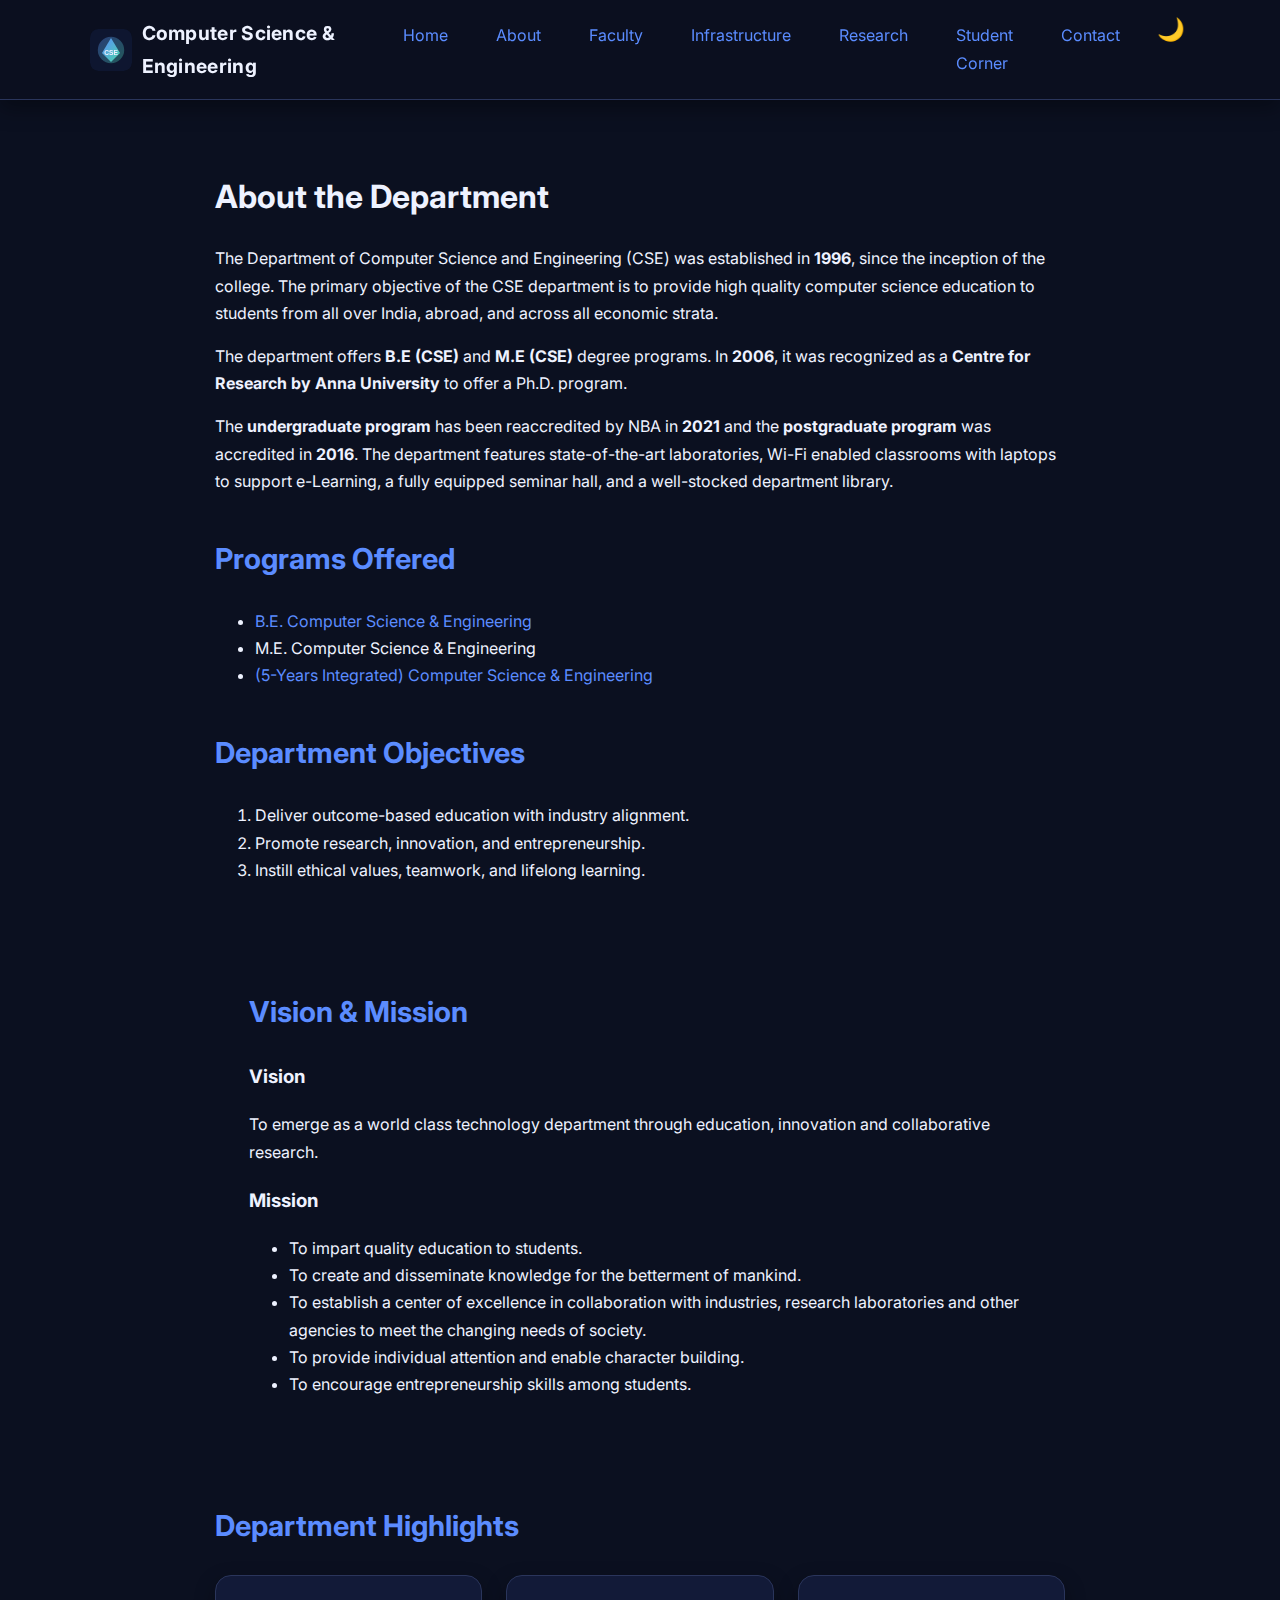
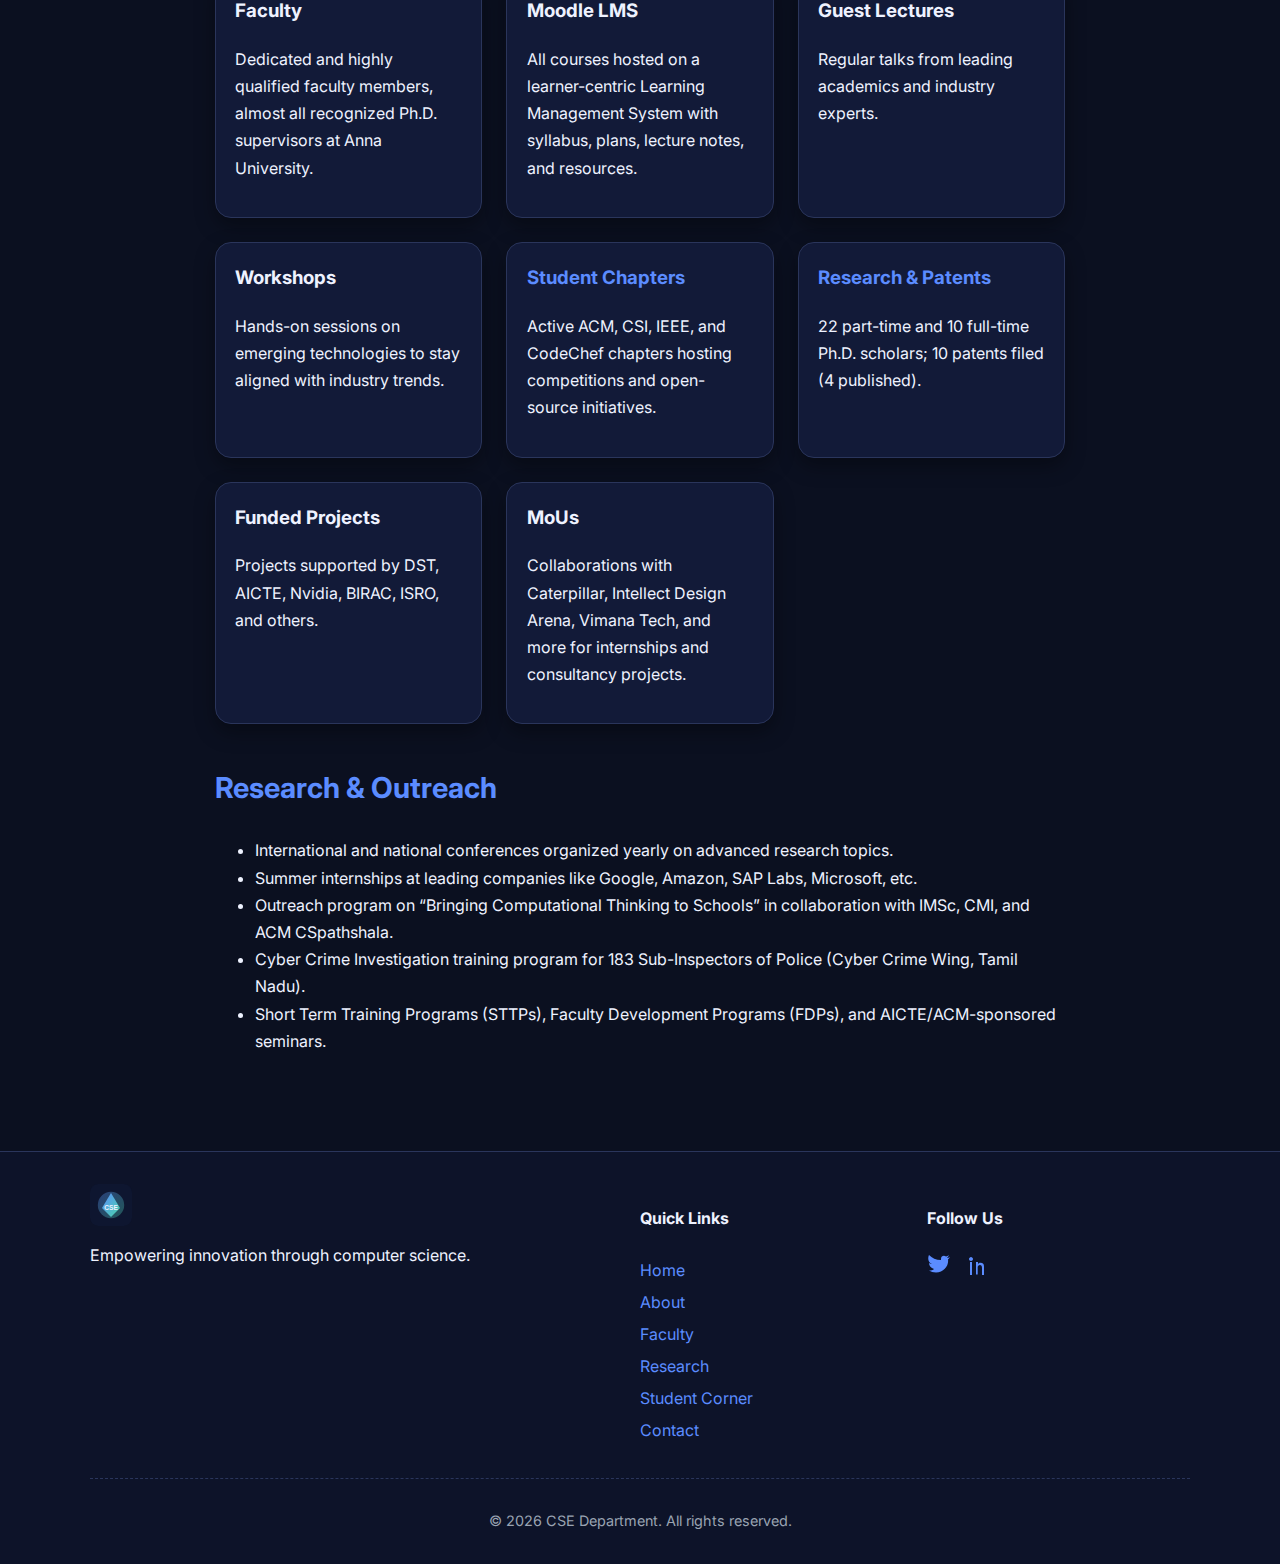
<file: about.html>
<!DOCTYPE html>
<html lang="en">
<head>
  <!-- Meta -->
  <meta charset="UTF-8" />
  <meta name="viewport" content="width=device-width, initial-scale=1.0" />
  <meta name="description" content="CSE Department Website — Responsive, accessible, multi-page site built with HTML, CSS, and JavaScript." />
  <title>About | CSE Department</title>
  <!-- Styles -->
  <link rel="preconnect" href="https://fonts.googleapis.com">
  <link rel="preconnect" href="https://fonts.gstatic.com" crossorigin>
  <link href="https://fonts.googleapis.com/css2?family=Inter:wght@400;600;700&display=swap" rel="stylesheet">
  <link rel="stylesheet" href="css/style.css" />
</head>
<body>
  <!-- Skip to content for accessibility -->
  <a class="skip-link" href="#main">Skip to content</a>

  <!-- Header -->
  <header class="site-header">
    <div class="container header-inner">
      <a class="brand" href="index.html" aria-label="CSE Department Home">
        <img src="images/logo.svg" alt="CSE Dept. logo" class="logo" />

        <span class="brand-text">Computer Science &amp; Engineering</span>
      </a>

      <button class="nav-toggle" aria-controls="primary-nav" aria-expanded="false">
        <span class="sr-only"></span>
        <svg viewBox="0 0 24 24" width="24" height="24" aria-hidden="true">
          <path d="M3 6h18M3 12h18M3 18h18" stroke="currentColor" stroke-width="2" stroke-linecap="round"/>
        </svg>
      </button>

      <nav class="nav" id="primary-nav" aria-label="Primary">
        <ul class="nav-list">
          <li><a href="index.html">Home</a></li>
          <li><a href="about.html">About</a></li>
          <li><a href="faculty.html">Faculty</a></li>
          <li><a href="infrastructure.html">Infrastructure</a></li>
          <li><a href="research.html">Research</a></li>
          <li><a href="student.html">Student Corner</a></li>
          <li><a href="contact.html">Contact</a></li>
          <li><button id="theme-toggle" aria-label="Toggle Theme">🌙</button></li>
        </ul>
      </nav>
    </div>
  </header>

  <main id="main" class="main">

    <!-- About the Department -->
    <section class="section" aria-labelledby="about-title">
      <div class="container narrow">
        <h1 id="about-title">About the Department</h1>
        
        <p>
          The Department of Computer Science and Engineering (CSE) was established in <strong>1996</strong>, since the inception of the college. 
          The primary objective of the CSE department is to provide high quality computer science education to students from all over India, abroad, 
          and across all economic strata.
        </p>
        <p>
          The department offers <strong>B.E (CSE)</strong> and <strong>M.E (CSE)</strong> degree programs. 
          In <strong>2006</strong>, it was recognized as a <strong>Centre for Research by Anna University</strong> to offer a Ph.D. program.
        </p>
        <p>
          The <strong>undergraduate program</strong> has been reaccredited by NBA in <strong>2021</strong> and the <strong>postgraduate program</strong> was accredited in <strong>2016</strong>. 
          The department features state-of-the-art laboratories, Wi-Fi enabled classrooms with laptops to support e-Learning, a fully equipped seminar hall, and a well-stocked department library.
        </p>

        <!-- Programs -->
        <h2>Programs Offered</h2>
        <ul class="checklist">
          <li><a href="btech.html">B.E. Computer Science &amp; Engineering</a></li>
          <li>M.E. Computer Science &amp; Engineering</li>
          <li><a href="mtech.html"> (5-Years Integrated) Computer Science &amp; Engineering</a></li>
        </ul>

        <!-- Department Objectives -->
        <h2>Department Objectives</h2>
        <ol>
          <li>Deliver outcome-based education with industry alignment.</li>
          <li>Promote research, innovation, and entrepreneurship.</li>
          <li>Instill ethical values, teamwork, and lifelong learning.</li>
        </ol>

        <!-- Vision & Mission -->
        <section class="section alt-bg" aria-labelledby="vision-mission-title">
          <div class="container narrow">
            <h2 id="vision-mission-title">Vision &amp; Mission</h2>

            <div class="vision-mission">
              <h3>Vision</h3>
              <p>
                To emerge as a world class technology department through education, innovation and collaborative research.
              </p>

              <h3>Mission</h3>
              <ul class="checklist">
                <li>To impart quality education to students.</li>
                <li>To create and disseminate knowledge for the betterment of mankind.</li>
                <li>To establish a center of excellence in collaboration with industries, research laboratories and other agencies to meet the changing needs of society.</li>
                <li>To provide individual attention and enable character building.</li>
                <li>To encourage entrepreneurship skills among students.</li>
              </ul>
            </div>
          </div>
        </section>

        <!-- Highlights -->
        <h2>Department Highlights</h2>
        <div class="card-grid">
          <article class="card"><h3>Faculty</h3><p>Dedicated and highly qualified faculty members, almost all recognized Ph.D. supervisors at Anna University.</p></article>
          <article class="card"><h3>Moodle LMS</h3><p>All courses hosted on a learner-centric Learning Management System with syllabus, plans, lecture notes, and resources.</p></article>
          <article class="card"><h3>Guest Lectures</h3><p>Regular talks from leading academics and industry experts.</p></article>
          <article class="card"><h3>Workshops</h3><p>Hands-on sessions on emerging technologies to stay aligned with industry trends.</p></article>
          <article class="card"><h3><a href="student.html">Student Chapters</a></h3><p>Active ACM, CSI, IEEE, and CodeChef chapters hosting competitions and open-source initiatives.</p></article>
          <article class="card"><h3><a href="research.html">Research & Patents</a></h3><p>22 part-time and 10 full-time Ph.D. scholars; 10 patents filed (4 published).</p></article>
          <article class="card"><h3>Funded Projects</h3><p>Projects supported by DST, AICTE, Nvidia, BIRAC, ISRO, and others.</p></article>
          <article class="card"><h3>MoUs</h3><p>Collaborations with Caterpillar, Intellect Design Arena, Vimana Tech, and more for internships and consultancy projects.</p></article>
        </div>

        <!-- Research & Outreach -->
        <h2>Research & Outreach</h2>
        <ul class="checklist">
          <li>International and national conferences organized yearly on advanced research topics.</li>
          <li>Summer internships at leading companies like Google, Amazon, SAP Labs, Microsoft, etc.</li>
          <li>Outreach program on “Bringing Computational Thinking to Schools” in collaboration with IMSc, CMI, and ACM CSpathshala.</li>
          <li>Cyber Crime Investigation training program for 183 Sub-Inspectors of Police (Cyber Crime Wing, Tamil Nadu).</li>
          <li>Short Term Training Programs (STTPs), Faculty Development Programs (FDPs), and AICTE/ACM-sponsored seminars.</li>
        </ul>
      </div>
    </section>


  </main>

  <!-- Footer -->
  <footer class="site-footer">
    <div class="container footer-grid">
      <div>
        <img src="images/logo.svg" alt="CSE Dept. logo" class="logo small" />
        <p class="muted">Empowering innovation through computer science.</p>
      </div>
      <div>
        <h4>Quick Links</h4>
        <ul class="footer-links">
          <li><a href="index.html">Home</a></li>
          <li><a href="about.html">About</a></li>
          <li><a href="faculty.html">Faculty</a></li>
          <li><a href="research.html">Research</a></li>
          <li><a href="student.html">Student Corner</a></li>
          <li><a href="contact.html">Contact</a></li>
          <li><button id="back-to-top" aria-label="Back to Top">⬆</button></li>
        </ul>
      </div>
      <div>
        <h4>Follow Us</h4>
        <div class="socials">
          <!-- Simple SVG icons (no external libs) -->
          <a href="#" aria-label="Visit our Twitter">
            <svg viewBox="0 0 24 24" width="24" height="24" aria-hidden="true">
              <path d="M23 3c-1 .5-2 .9-3 1 1-1 2-3 2-3-1 .8-2 1.3-3 1.6C17 1 14 2 14 5v1C9 6 5 4 2 1c0 0-3 6 3 9-1 0-2-.3-3-1 0 3 2 5 5 6-1 1-3 1.5-5 1.5 2 1.2 4 2 7 2 8 0 13-7 12-13 1-1 2-2 2-3z" fill="currentColor"/>
            </svg>
          </a>
          <a href="#" aria-label="Visit our LinkedIn">
            <svg viewBox="0 0 24 24" width="24" height="24" aria-hidden="true">
              <path d="M4 3C3 3 2 4 2 5s1 2 2 2 2-1 2-2-1-2-2-2zM3 8h2v13H3zM9 8h2v2h.1c.3-.6 1.1-1.2 2.3-1.2C16 8.8 17 10 17 12.6V21h-2v-7c0-1.8-.6-3-2.1-3-1.1 0-1.8.8-2.1 1.6-.1.2-.1.6-.1 1v7H9z" fill="currentColor"/>
            </svg>
          </a>
        </div>
      </div>
    </div>
    <div class="container footer-bottom">
      <p>&copy; <span id="year"></span> CSE Department. All rights reserved.</p>
    </div>
  </footer>

  <!-- Scripts -->
  <script src="js/main.js"></script>
  
</body>
</html>
</file>
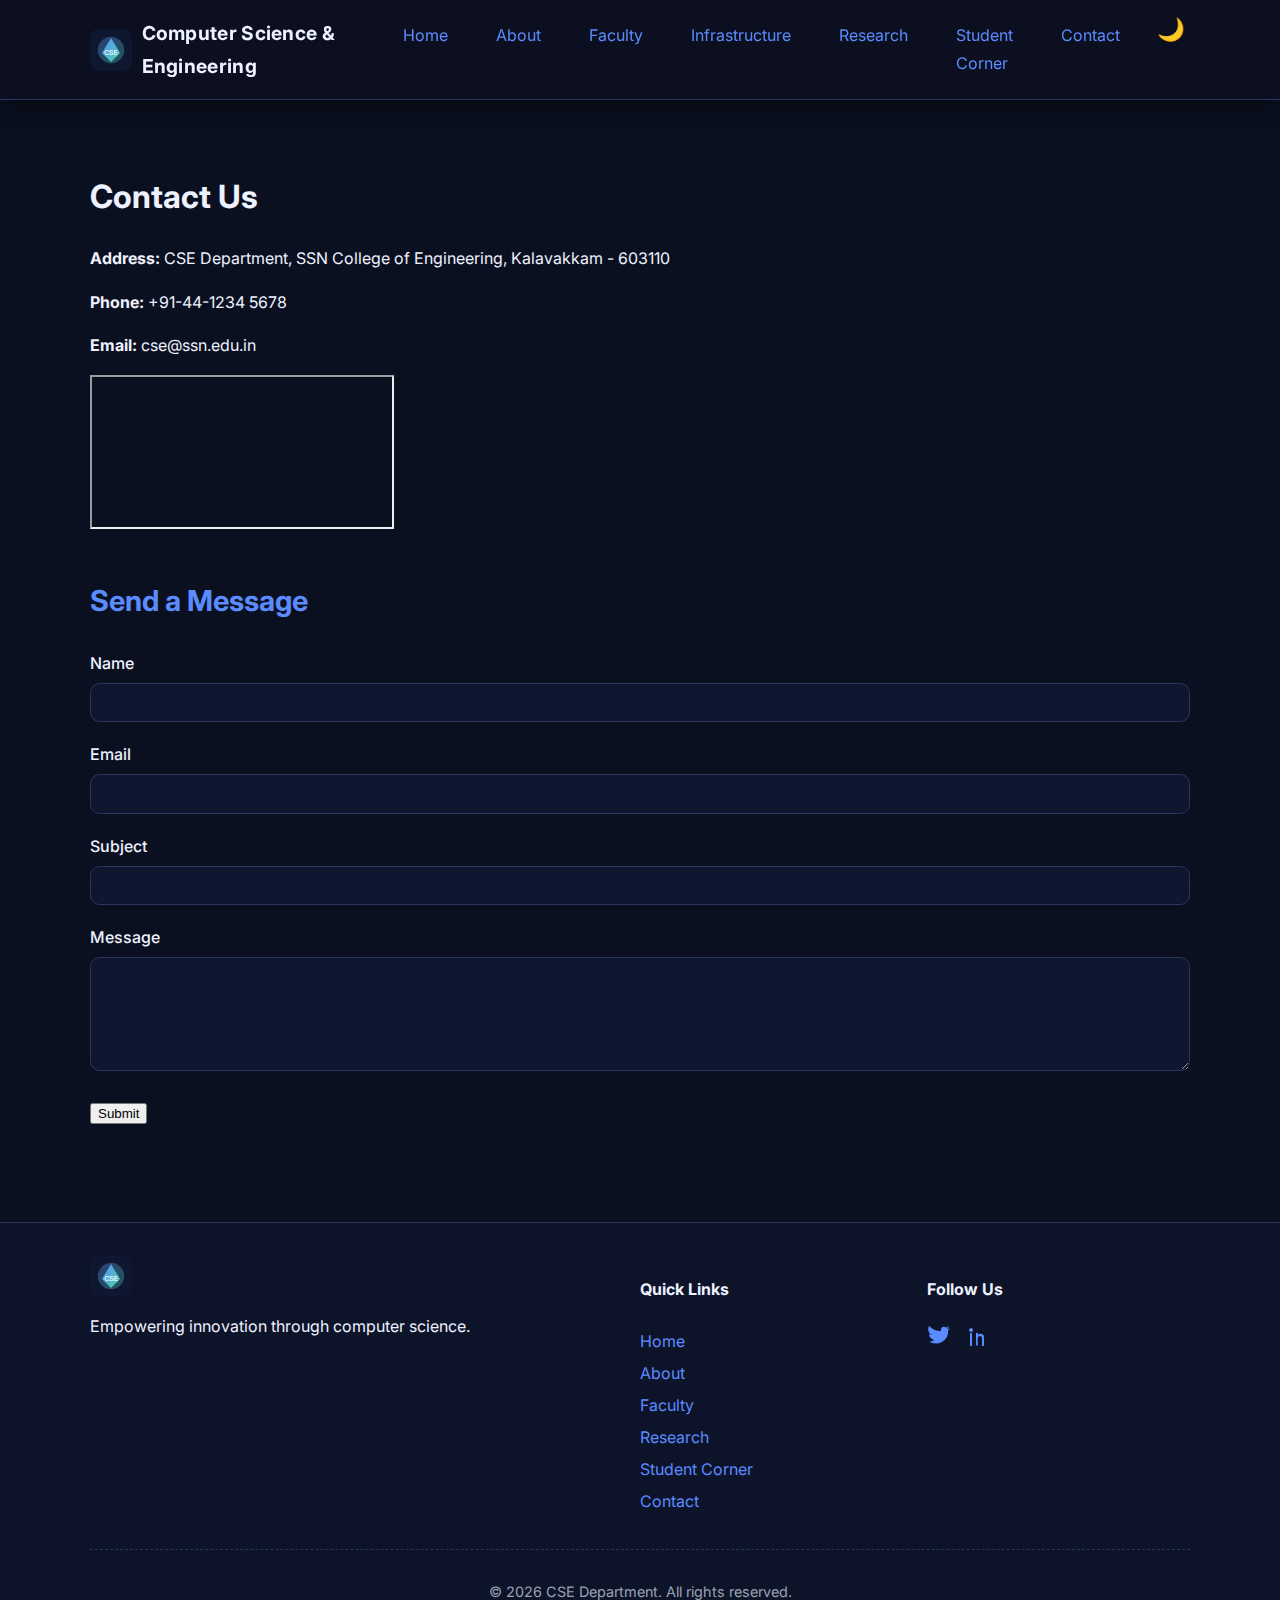
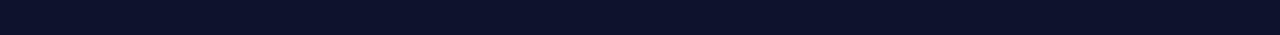
<file: contact.html>
<!DOCTYPE html>
<html lang="en">
<head>
  <!-- Meta -->
  <meta charset="UTF-8" />
  <meta name="viewport" content="width=device-width, initial-scale=1.0" />
  <meta name="description" content="CSE Department Website — Responsive, accessible, multi-page site built with HTML, CSS, and JavaScript." />
  <title>Contact | CSE Department</title>
  <!-- Styles -->
  <link rel="preconnect" href="https://fonts.googleapis.com">
  <link rel="preconnect" href="https://fonts.gstatic.com" crossorigin>
  <link href="https://fonts.googleapis.com/css2?family=Inter:wght@400;600;700&display=swap" rel="stylesheet">
  <link rel="stylesheet" href="css/style.css" />
</head>
<body>
  <!-- Skip to content for accessibility -->
  <a class="skip-link" href="#main">Skip to content</a>

  <!-- Header -->
  <header class="site-header">
    <div class="container header-inner">
      <a class="brand" href="index.html" aria-label="CSE Department Home">
        <img src="images/logo.svg" alt="CSE Dept. logo" class="logo" />
        <span class="brand-text">Computer Science &amp; Engineering</span>
      </a>

      <button class="nav-toggle" aria-controls="primary-nav" aria-expanded="false">
        <span class="sr-only"></span>
        <svg viewBox="0 0 24 24" width="24" height="24" aria-hidden="true">
          <path d="M3 6h18M3 12h18M3 18h18" stroke="currentColor" stroke-width="2" stroke-linecap="round"/>
        </svg>
      </button>

      <nav class="nav" id="primary-nav" aria-label="Primary">
        <ul class="nav-list">
          <li><a href="index.html">Home</a></li>
          <li><a href="about.html">About</a></li>
          <li><a href="faculty.html">Faculty</a></li>
          <li><a href="infrastructure.html">Infrastructure</a></li>
          <li><a href="research.html">Research</a></li>
          <li><a href="student.html">Student Corner</a></li>
          <li><a href="contact.html">Contact</a></li>
          <li><button id="theme-toggle" aria-label="Toggle Theme">🌙</button></li>
        </ul>
      </nav>
    </div>
  </header>

  <main id="main" class="main">

    <!-- Contact -->
    <section class="section" aria-labelledby="contact-title">
      <div class="container grid-2">
        <div>
          <h1 id="contact-title">Contact Us</h1>
          <p><strong>Address:</strong> CSE Department, SSN College of Engineering, Kalavakkam - 603110</p>
          <p><strong>Phone:</strong> +91-44-1234 5678</p>
          <p><strong>Email:</strong> cse@ssn.edu.in</p>

          <div class="map-wrap" aria-label="Location map">
            <!-- Embedded Google Map -->
            <iframe
              title="SSN College of Engineering Location"
              src="https://www.google.com/maps?q=SSN%20College%20of%20Engineering&output=embed"
              loading="lazy"
              referrerpolicy="no-referrer-when-downgrade"
              aria-hidden="false"
              tabindex="0"></iframe>
          </div>
        </div>
        <div>
          <h2>Send a Message</h2>
          <form id="contact-form" novalidate>
            <div class="form-field">
              <label for="name">Name</label>
              <input id="name" name="name" type="text" required/>
              <small class="error" id="err-name" aria-live="polite"></small>
            </div>

            <div class="form-field">
              <label for="email">Email</label>
              <input id="email" name="email" type="email" required/>
              <small class="error" id="err-email" aria-live="polite"></small>
            </div>

            <div class="form-field">
              <label for="subject">Subject</label>
              <input id="subject" name="subject" type="text" required/>
              <small class="error" id="err-subject" aria-live="polite"></small>
            </div>

            <div class="form-field">
              <label for="message">Message</label>
              <textarea id="message" name="message" rows="6" minlength="10" required></textarea>
              <small class="error" id="err-message" aria-live="polite"></small>
            </div>

            <button class="btn primary" type="submit">Submit</button>
            <p class="muted small" id="form-status" aria-live="polite"></p>
          </form>
        </div>
      </div>
    </section>

  </main>

  <!-- Footer -->
  <footer class="site-footer">
    <div class="container footer-grid">
      <div>
        <img src="images/logo.svg" alt="CSE Dept. logo" class="logo small" />
        <p class="muted">Empowering innovation through computer science.</p>
      </div>
      <div>
        <h4>Quick Links</h4>
        <ul class="footer-links">
          <li><a href="index.html">Home</a></li>
          <li><a href="about.html">About</a></li>
          <li><a href="faculty.html">Faculty</a></li>
          <li><a href="research.html">Research</a></li>
          <li><a href="student.html">Student Corner</a></li>
          <li><a href="contact.html">Contact</a></li>
        </ul>
      </div>
      <div>
        <h4>Follow Us</h4>
        <div class="socials">
          <!-- Simple SVG icons (no external libs) -->
          <a href="#" aria-label="Visit our Twitter">
            <svg viewBox="0 0 24 24" width="24" height="24" aria-hidden="true">
              <path d="M23 3c-1 .5-2 .9-3 1 1-1 2-3 2-3-1 .8-2 1.3-3 1.6C17 1 14 2 14 5v1C9 6 5 4 2 1c0 0-3 6 3 9-1 0-2-.3-3-1 0 3 2 5 5 6-1 1-3 1.5-5 1.5 2 1.2 4 2 7 2 8 0 13-7 12-13 1-1 2-2 2-3z" fill="currentColor"/>
            </svg>
          </a>
          <a href="#" aria-label="Visit our LinkedIn">
            <svg viewBox="0 0 24 24" width="24" height="24" aria-hidden="true">
              <path d="M4 3C3 3 2 4 2 5s1 2 2 2 2-1 2-2-1-2-2-2zM3 8h2v13H3zM9 8h2v2h.1c.3-.6 1.1-1.2 2.3-1.2C16 8.8 17 10 17 12.6V21h-2v-7c0-1.8-.6-3-2.1-3-1.1 0-1.8.8-2.1 1.6-.1.2-.1.6-.1 1v7H9z" fill="currentColor"/>
            </svg>
          </a>
        </div>
      </div>
    </div>
    <div class="container footer-bottom">
      <p>&copy; <span id="year"></span> CSE Department. All rights reserved.</p>
    </div>
  </footer>

  <!-- Scripts -->
  <script src="js/main.js"></script>
  <script src="js/form-validation.js"></script>
</body>
</html>
</file>
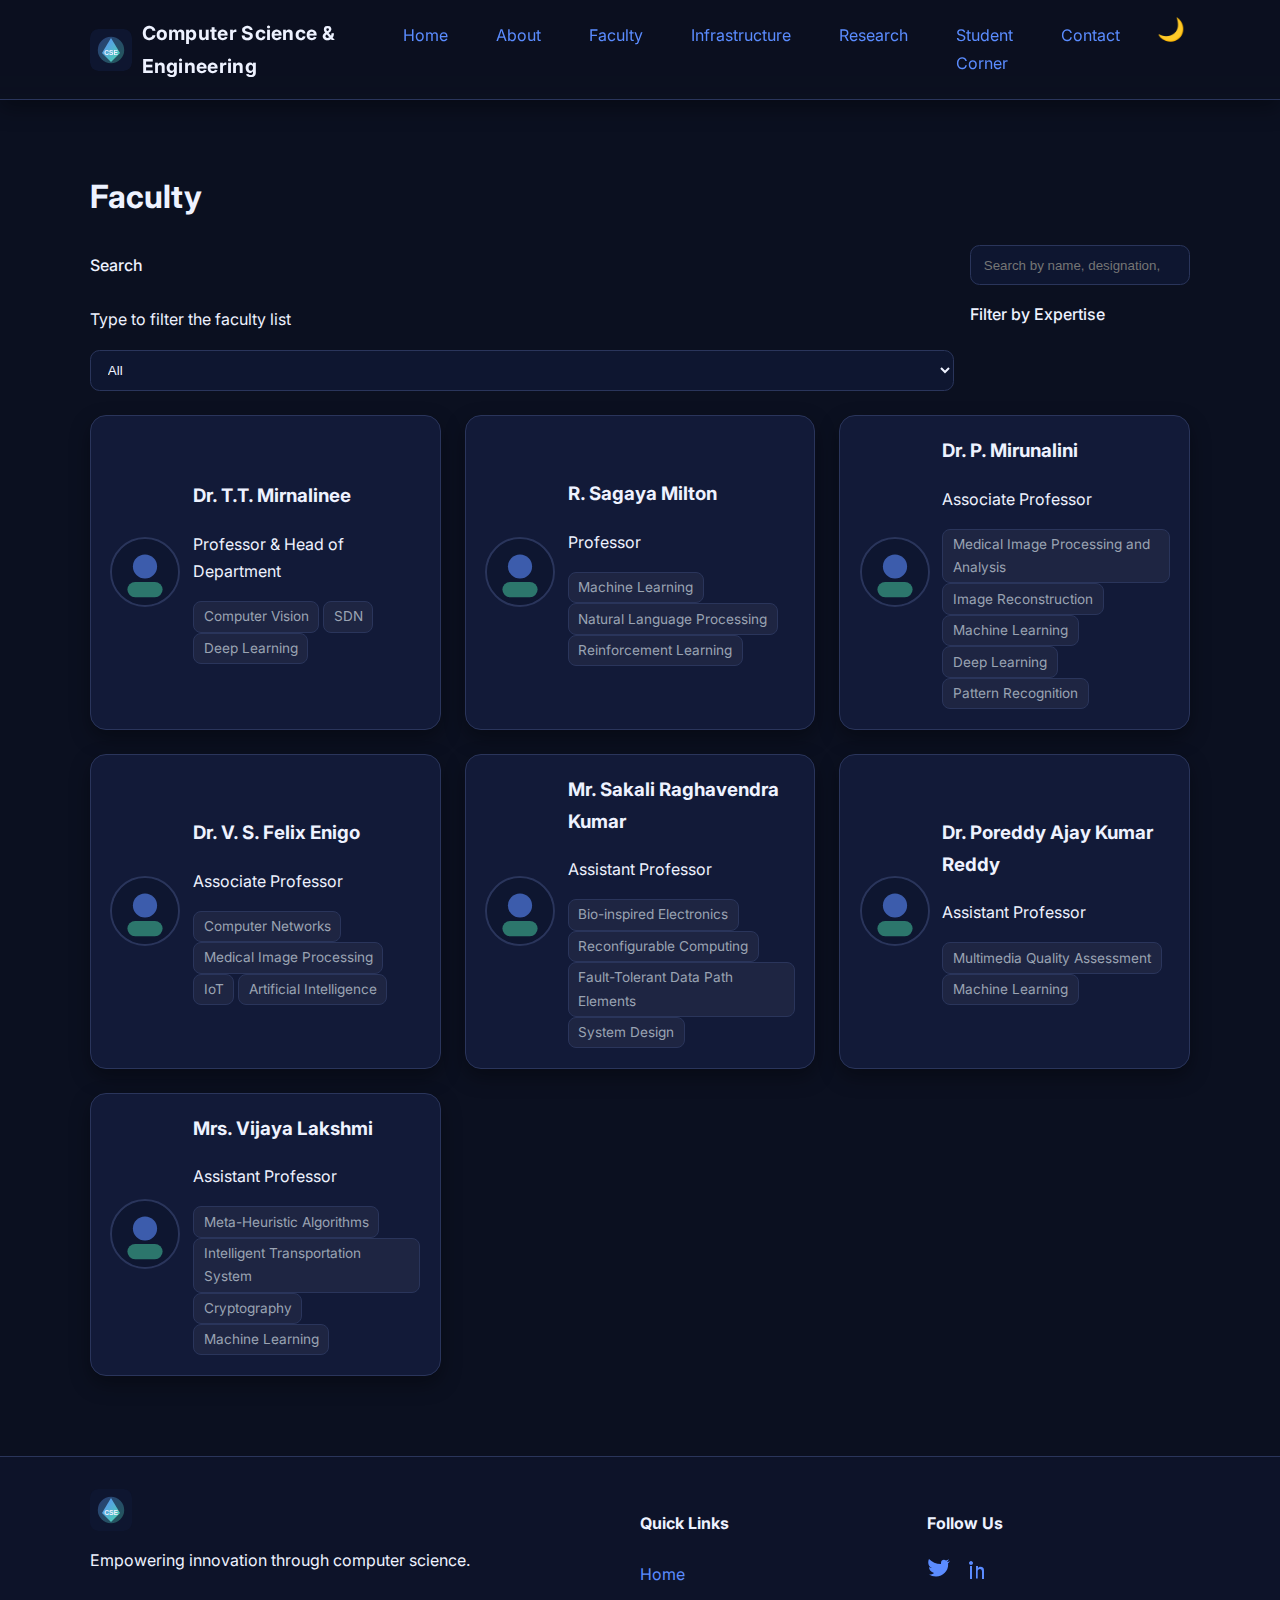
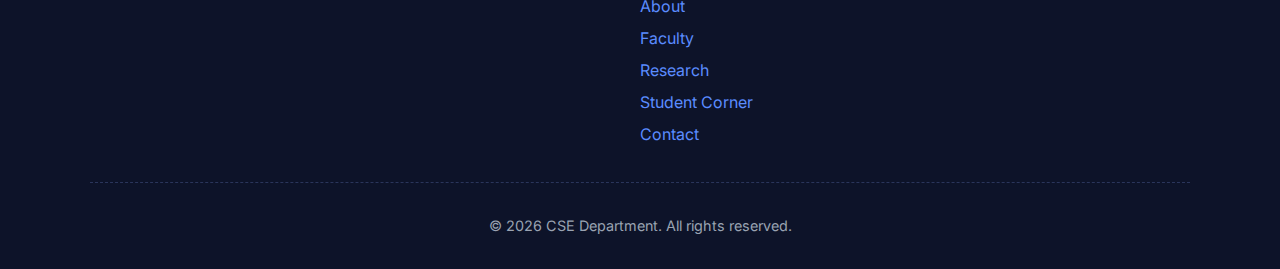
<file: faculty.html>
<!DOCTYPE html>
<html lang="en">
<head>
  <!-- Meta -->
  <meta charset="UTF-8" />
  <meta name="viewport" content="width=device-width, initial-scale=1.0" />
  <meta name="description" content="CSE Department Website — Responsive, accessible, multi-page site built with HTML, CSS, and JavaScript." />
  <title>Faculty | CSE Department</title>
  <!-- Styles -->
  <link rel="preconnect" href="https://fonts.googleapis.com">
  <link rel="preconnect" href="https://fonts.gstatic.com" crossorigin>
  <link href="https://fonts.googleapis.com/css2?family=Inter:wght@400;600;700&display=swap" rel="stylesheet">
  <link rel="stylesheet" href="css/style.css" />
</head>
<body>
  <!-- Skip to content for accessibility -->
  <a class="skip-link" href="#main">Skip to content</a>

  <!-- Header -->
  <header class="site-header">
    <div class="container header-inner">
      <a class="brand" href="index.html" aria-label="CSE Department Home">
        <img src="images/logo.svg" alt="CSE Dept. logo" class="logo" />
        <span class="brand-text">Computer Science &amp; Engineering</span>
      </a>

      <button class="nav-toggle" aria-controls="primary-nav" aria-expanded="false">
        <span class="sr-only"></span>
        <svg viewBox="0 0 24 24" width="24" height="24" aria-hidden="true">
          <path d="M3 6h18M3 12h18M3 18h18" stroke="currentColor" stroke-width="2" stroke-linecap="round"/>
        </svg>
      </button>

      <nav class="nav" id="primary-nav" aria-label="Primary">
        <ul class="nav-list">
          <li><a href="index.html">Home</a></li>
          <li><a href="about.html">About</a></li>
          <li><a href="faculty.html">Faculty</a></li>
          <li><a href="infrastructure.html">Infrastructure</a></li>
          <li><a href="research.html">Research</a></li>
          <li><a href="student.html">Student Corner</a></li>
          <li><a href="contact.html">Contact</a></li>
          <li><button id="theme-toggle" aria-label="Toggle Theme">🌙</button></li>
        </ul>
      </nav>
    </div>
  </header>

  <main id="main" class="main">

    <!-- Faculty -->
    <section class="section" aria-labelledby="faculty-title">
      <div class="container">
        <h1 id="faculty-title">Faculty</h1>
        <div class="faculty-controls">
          <label for="search">Search</label>
          <input id="search" type="search" placeholder="Search by name, designation, or expertise" aria-describedby="search-help"/>
          <span id="search-help" class="sr-only">Type to filter the faculty list</span>

          <label for="expertise">Filter by Expertise</label>
          <select id="expertise">
            <option value="">All</option>
            <option>Artificial Intelligence</option>
            <option>Machine Learning</option>
            <option>Cybersecurity</option>
            <option>Data Science</option>
            <option>Computer Networks</option>
            <option>Software Engineering</option>
          </select>
        </div>

        <div id="faculty-list" class="card-grid faculty-grid" aria-live="polite"></div>
      </div>
    </section>

  </main>

  <!-- Footer -->
  <footer class="site-footer">
    <div class="container footer-grid">
      <div>
        <img src="images/logo.svg" alt="CSE Dept. logo" class="logo small" />
        <p class="muted">Empowering innovation through computer science.</p>
      </div>
      <div>
        <h4>Quick Links</h4>
        <ul class="footer-links">
          <li><a href="index.html">Home</a></li>
          <li><a href="about.html">About</a></li>
          <li><a href="faculty.html">Faculty</a></li>
          <li><a href="research.html">Research</a></li>
          <li><a href="student.html">Student Corner</a></li>
          <li><a href="contact.html">Contact</a></li>
          <li><button id="back-to-top" aria-label="Back to Top">⬆</button></li>
        </ul>
      </div>
      <div>
        <h4>Follow Us</h4>
        <div class="socials">
          <!-- Simple SVG icons (no external libs) -->
          <a href="#" aria-label="Visit our Twitter">
            <svg viewBox="0 0 24 24" width="24" height="24" aria-hidden="true">
              <path d="M23 3c-1 .5-2 .9-3 1 1-1 2-3 2-3-1 .8-2 1.3-3 1.6C17 1 14 2 14 5v1C9 6 5 4 2 1c0 0-3 6 3 9-1 0-2-.3-3-1 0 3 2 5 5 6-1 1-3 1.5-5 1.5 2 1.2 4 2 7 2 8 0 13-7 12-13 1-1 2-2 2-3z" fill="currentColor"/>
            </svg>
          </a>
          <a href="#" aria-label="Visit our LinkedIn">
            <svg viewBox="0 0 24 24" width="24" height="24" aria-hidden="true">
              <path d="M4 3C3 3 2 4 2 5s1 2 2 2 2-1 2-2-1-2-2-2zM3 8h2v13H3zM9 8h2v2h.1c.3-.6 1.1-1.2 2.3-1.2C16 8.8 17 10 17 12.6V21h-2v-7c0-1.8-.6-3-2.1-3-1.1 0-1.8.8-2.1 1.6-.1.2-.1.6-.1 1v7H9z" fill="currentColor"/>
            </svg>
          </a>
        </div>
      </div>
    </div>
    <div class="container footer-bottom">
      <p>&copy; <span id="year"></span> CSE Department. All rights reserved.</p>
    </div>
  </footer>

  <!-- Scripts -->
  <script src="js/main.js"></script>
  <script src="js/faculty-search.js"></script>
</body>
</html>
</file>
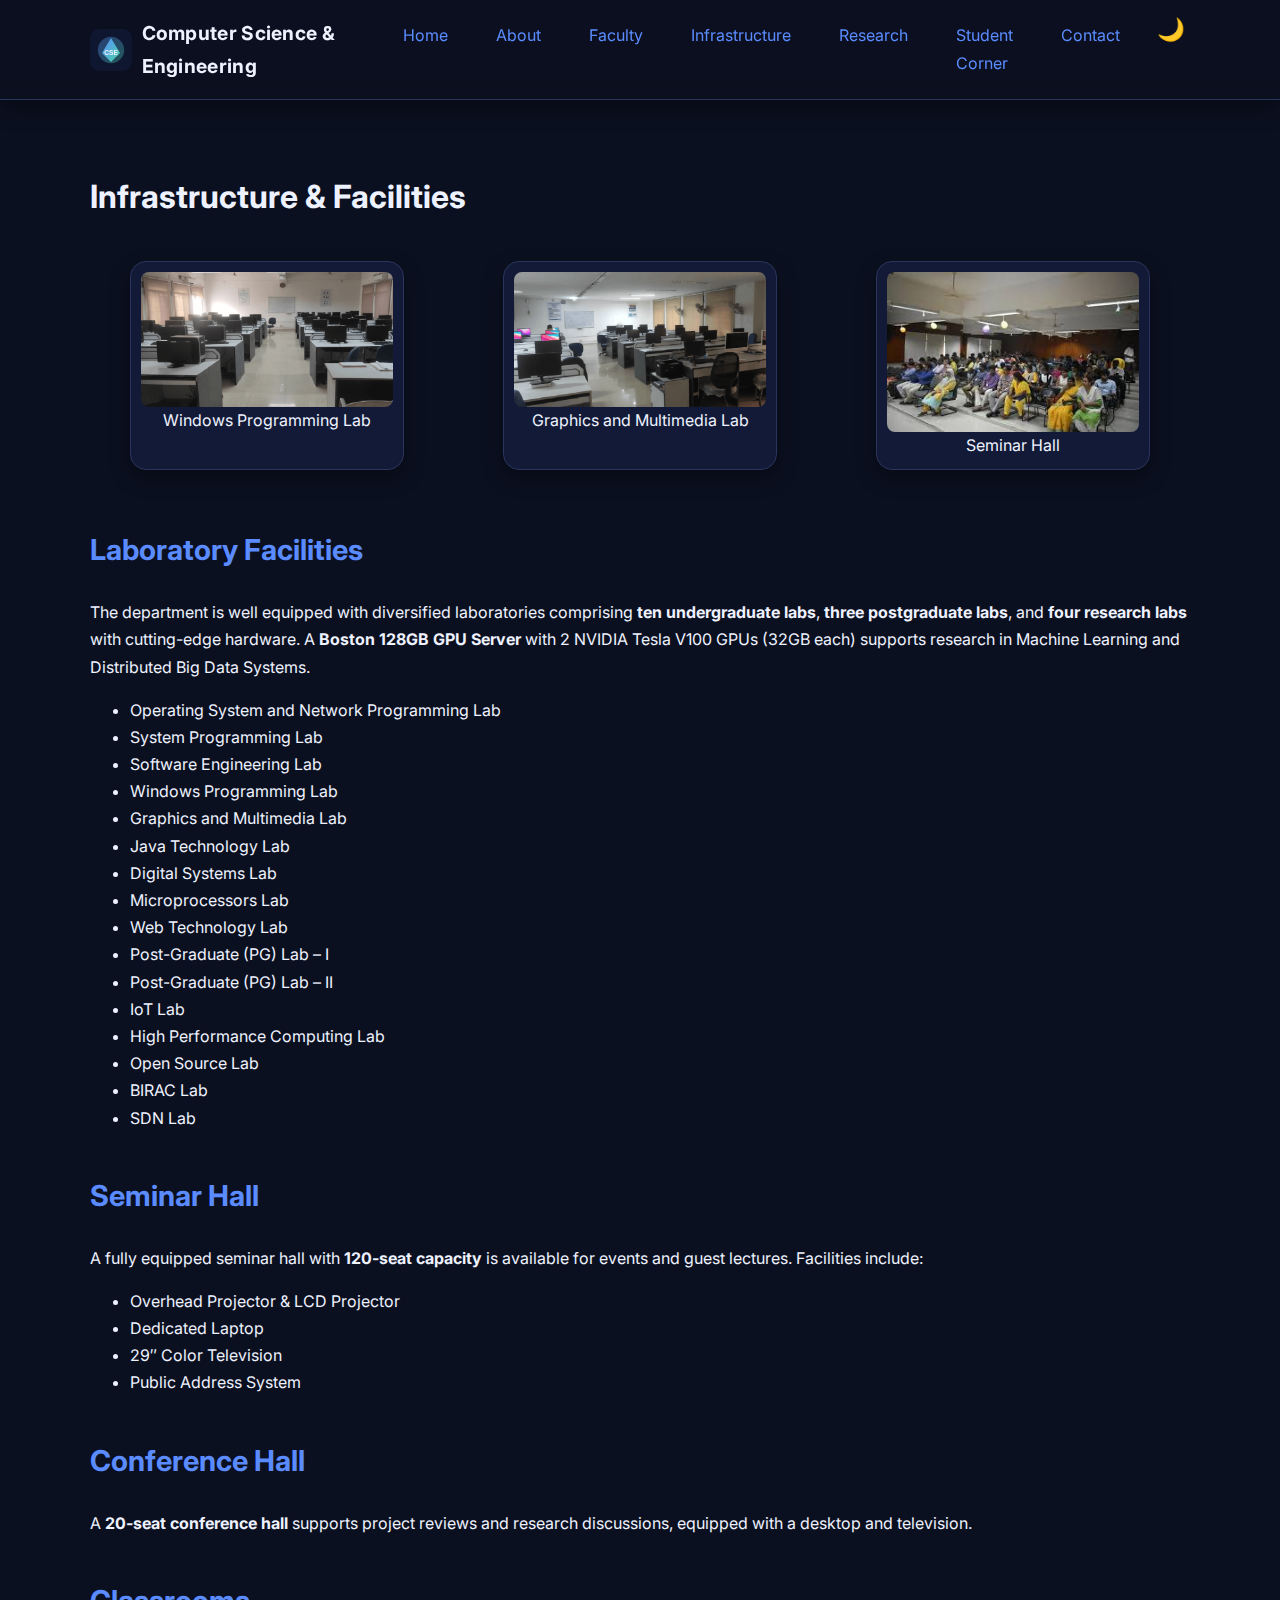
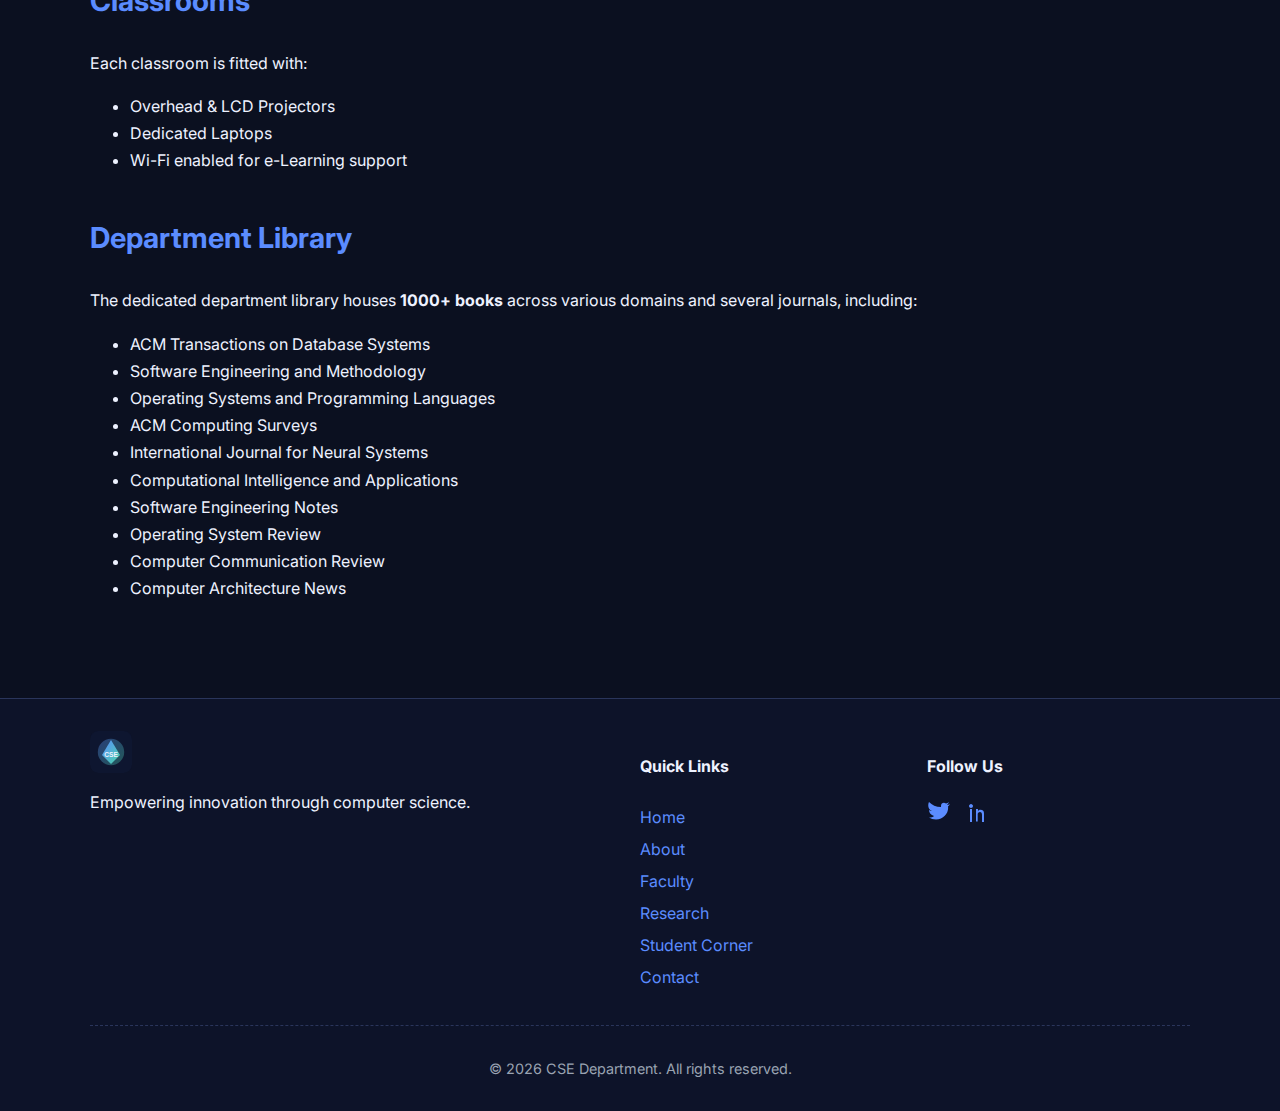
<file: infrastructure.html>
<!DOCTYPE html>
<html lang="en">
<head>
  <!-- Meta -->
  <meta charset="UTF-8" />
  <meta name="viewport" content="width=device-width, initial-scale=1.0" />
  <meta name="description" content="CSE Department Website — Responsive, accessible, multi-page site built with HTML, CSS, and JavaScript." />
  <title>Infrastructure & Facilities | CSE Department</title>
  <!-- Styles -->
  <link rel="preconnect" href="https://fonts.googleapis.com">
  <link rel="preconnect" href="https://fonts.gstatic.com" crossorigin>
  <link href="https://fonts.googleapis.com/css2?family=Inter:wght@400;600;700&display=swap" rel="stylesheet">
  <link rel="stylesheet" href="css/style.css" />
</head>
<body>
  <!-- Skip to content for accessibility -->
  <a class="skip-link" href="#main">Skip to content</a>

  <!-- Header -->
  <header class="site-header">
    <div class="container header-inner">
      <a class="brand" href="index.html" aria-label="CSE Department Home">
        <img src="images/logo.svg" alt="CSE Dept. logo" class="logo" />
        <span class="brand-text">Computer Science &amp; Engineering</span>
      </a>

      <button class="nav-toggle" aria-controls="primary-nav" aria-expanded="false">
        <span class="sr-only"></span>
        <svg viewBox="0 0 24 24" width="24" height="24" aria-hidden="true">
          <path d="M3 6h18M3 12h18M3 18h18" stroke="currentColor" stroke-width="2" stroke-linecap="round"/>
        </svg>
      </button>

      <nav class="nav" id="primary-nav" aria-label="Primary">
        <ul class="nav-list">
          <li><a href="index.html">Home</a></li>
          <li><a href="about.html">About</a></li>
          <li><a href="faculty.html">Faculty</a></li>
          <li><a href="infrastructure.html">Infrastructure</a></li>
          <li><a href="research.html">Research</a></li>
          <li><a href="student.html">Student Corner</a></li>
          <li><a href="contact.html">Contact</a></li>
          <li><button id="theme-toggle" aria-label="Toggle Theme">🌙</button></li>
        </ul>
      </nav>
    </div>
  </header>

  <main id="main" class="main">

    <!-- Infrastructure & Facilities -->
    <section class="section" aria-labelledby="infra-title">
      <div class="container">
        <h1 id="infra-title">Infrastructure &amp; Facilities</h1>

        <!-- Image Gallery -->
        <div class="gallery">
          <figure class="gallery-item">
            <img src="images/wpl.jpg" alt="AI/ML Lab" />
            <figcaption>Windows Programming Lab</figcaption>
          </figure>
          <figure class="gallery-item">
            <img src="images/gml.jpg" alt="Cybersecurity Lab" />
            <figcaption>Graphics and Multimedia Lab</figcaption>
          </figure>
          <figure class="gallery-item">
            <img src="images/seminar_hall.jpeg" alt="Seminar Hall" />
            <figcaption>Seminar Hall</figcaption>
          </figure>
        </div>

        <!-- Laboratory Facilities -->
        <h2>Laboratory Facilities</h2>
        <p>
          The department is well equipped with diversified laboratories comprising 
          <strong>ten undergraduate labs</strong>, <strong>three postgraduate labs</strong>, 
          and <strong>four research labs</strong> with cutting-edge hardware.  
          A <strong>Boston 128GB GPU Server</strong> with 2 NVIDIA Tesla V100 GPUs (32GB each) 
          supports research in Machine Learning and Distributed Big Data Systems.
        </p>

        <ul class="checklist">
          <li>Operating System and Network Programming Lab</li>
          <li>System Programming Lab</li>
          <li>Software Engineering Lab</li>
          <li>Windows Programming Lab</li>
          <li>Graphics and Multimedia Lab</li>
          <li>Java Technology Lab</li>
          <li>Digital Systems Lab</li>
          <li>Microprocessors Lab</li>
          <li>Web Technology Lab</li>
          <li>Post-Graduate (PG) Lab – I</li>
          <li>Post-Graduate (PG) Lab – II</li>
          <li>IoT Lab</li>
          <li>High Performance Computing Lab</li>
          <li>Open Source Lab</li>
          <li>BIRAC Lab</li>
          <li>SDN Lab</li>
        </ul>

        <!-- Seminar Hall -->
        <h2>Seminar Hall</h2>
        <p>
          A fully equipped seminar hall with <strong>120-seat capacity</strong> is available 
          for events and guest lectures. Facilities include:
        </p>
        <ul class="checklist">
          <li>Overhead Projector &amp; LCD Projector</li>
          <li>Dedicated Laptop</li>
          <li>29″ Color Television</li>
          <li>Public Address System</li>
        </ul>

        <!-- Conference Hall -->
        <h2>Conference Hall</h2>
        <p>
          A <strong>20-seat conference hall</strong> supports project reviews and research discussions, 
          equipped with a desktop and television.
        </p>

        <!-- Classrooms -->
        <h2>Classrooms</h2>
        <p>
          Each classroom is fitted with:
        </p>
        <ul class="checklist">
          <li>Overhead &amp; LCD Projectors</li>
          <li>Dedicated Laptops</li>
          <li>Wi-Fi enabled for e-Learning support</li>
        </ul>

        <!-- Department Library -->
        <h2>Department Library</h2>
        <p>
          The dedicated department library houses <strong>1000+ books</strong> across various domains and several journals, 
          including:
        </p>
        <ul class="checklist">
          <li>ACM Transactions on Database Systems</li>
          <li>Software Engineering and Methodology</li>
          <li>Operating Systems and Programming Languages</li>
          <li>ACM Computing Surveys</li>
          <li>International Journal for Neural Systems</li>
          <li>Computational Intelligence and Applications</li>
          <li>Software Engineering Notes</li>
          <li>Operating System Review</li>
          <li>Computer Communication Review</li>
          <li>Computer Architecture News</li>
        </ul>
      </div>
    </section>
  </main>


  <!-- Footer -->
  <footer class="site-footer">
    <div class="container footer-grid">
      <div>
        <img src="images/logo.svg" alt="CSE Dept. logo" class="logo small" />
        <p class="muted">Empowering innovation through computer science.</p>
      </div>
      <div>
        <h4>Quick Links</h4>
        <ul class="footer-links">
          <li><a href="index.html">Home</a></li>
          <li><a href="about.html">About</a></li>
          <li><a href="faculty.html">Faculty</a></li>
          <li><a href="research.html">Research</a></li>
          <li><a href="student.html">Student Corner</a></li>
          <li><a href="contact.html">Contact</a></li>
        </ul>
      </div>
      <div>
        <h4>Follow Us</h4>
        <div class="socials">
          <!-- Simple SVG icons (no external libs) -->
          <a href="#" aria-label="Visit our Twitter">
            <svg viewBox="0 0 24 24" width="24" height="24" aria-hidden="true">
              <path d="M23 3c-1 .5-2 .9-3 1 1-1 2-3 2-3-1 .8-2 1.3-3 1.6C17 1 14 2 14 5v1C9 6 5 4 2 1c0 0-3 6 3 9-1 0-2-.3-3-1 0 3 2 5 5 6-1 1-3 1.5-5 1.5 2 1.2 4 2 7 2 8 0 13-7 12-13 1-1 2-2 2-3z" fill="currentColor"/>
            </svg>
          </a>
          <a href="#" aria-label="Visit our LinkedIn">
            <svg viewBox="0 0 24 24" width="24" height="24" aria-hidden="true">
              <path d="M4 3C3 3 2 4 2 5s1 2 2 2 2-1 2-2-1-2-2-2zM3 8h2v13H3zM9 8h2v2h.1c.3-.6 1.1-1.2 2.3-1.2C16 8.8 17 10 17 12.6V21h-2v-7c0-1.8-.6-3-2.1-3-1.1 0-1.8.8-2.1 1.6-.1.2-.1.6-.1 1v7H9z" fill="currentColor"/>
            </svg>
          </a>
        </div>
      </div>
    </div>
    <div class="container footer-bottom">
      <p>&copy; <span id="year"></span> CSE Department. All rights reserved.</p>
    </div>
  </footer>

  <!-- Scripts -->
  <script src="js/main.js"></script>
  
</body>
</html>
</file>
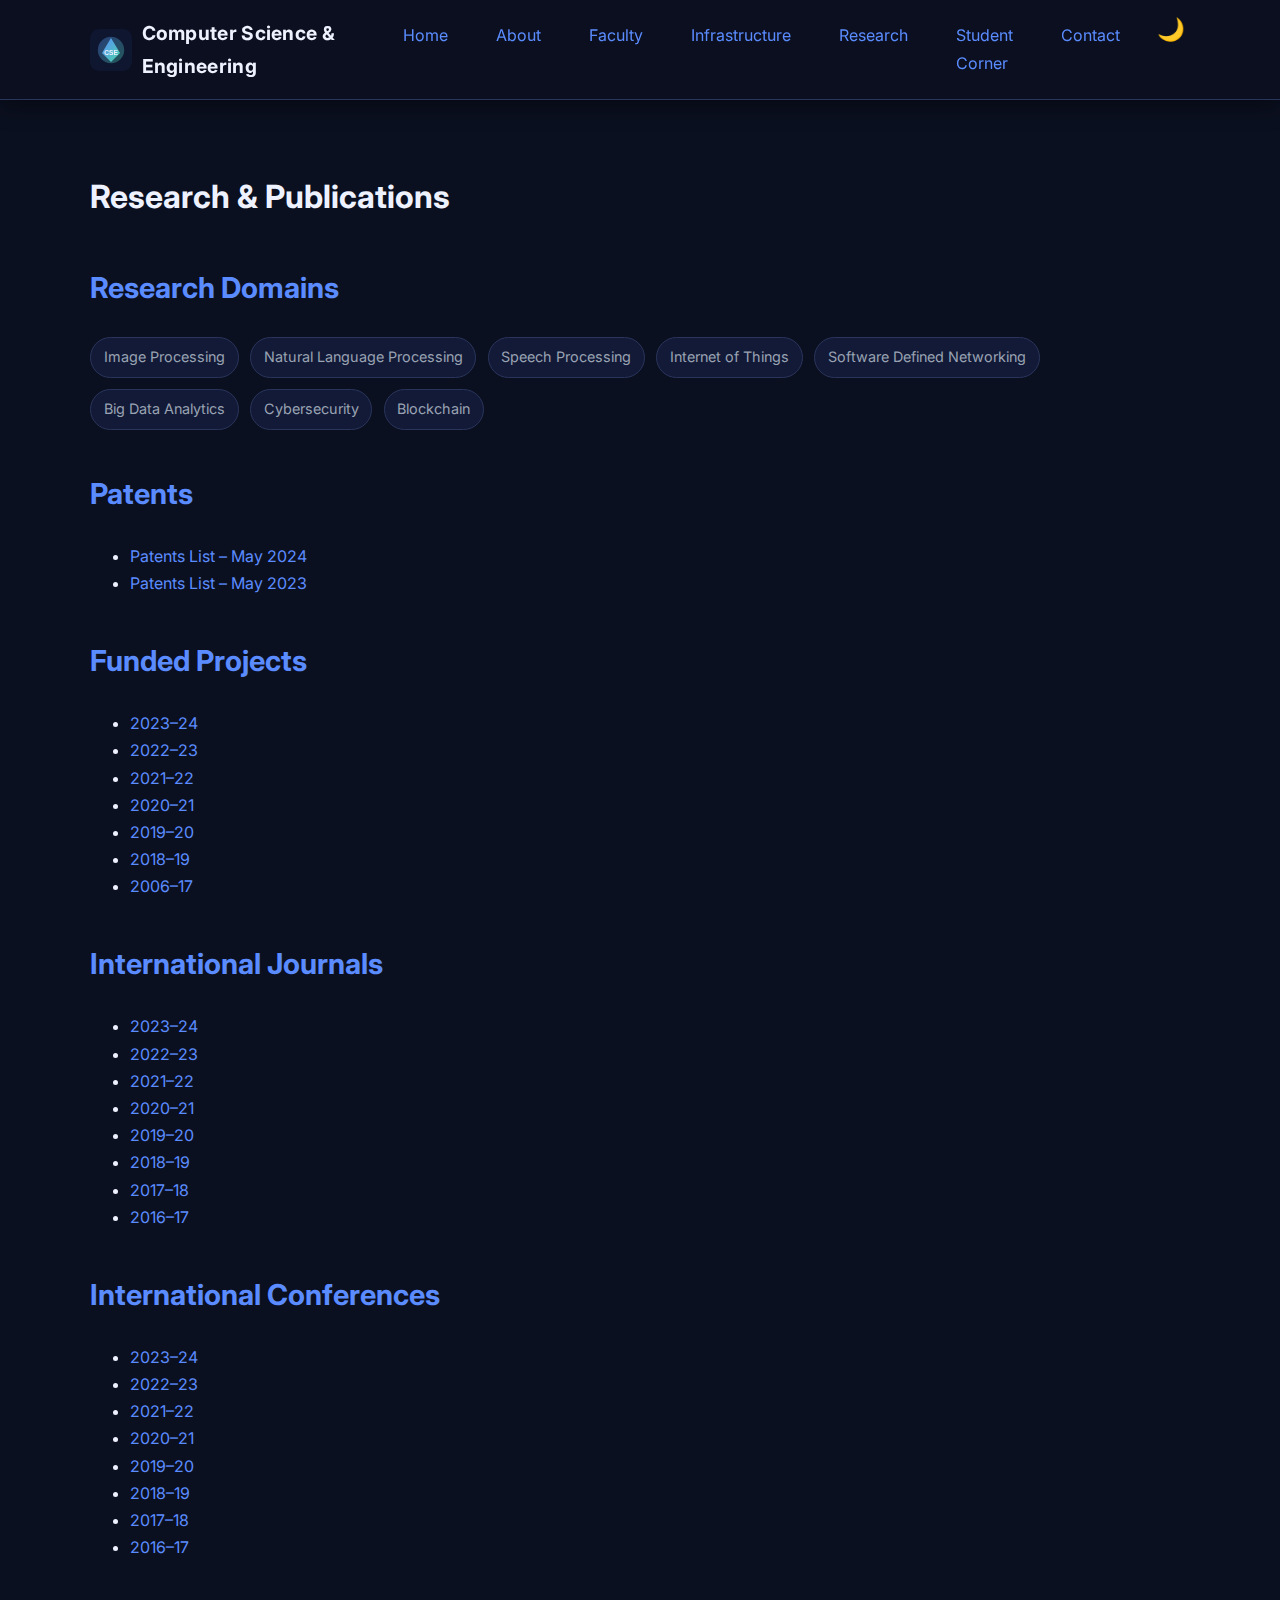
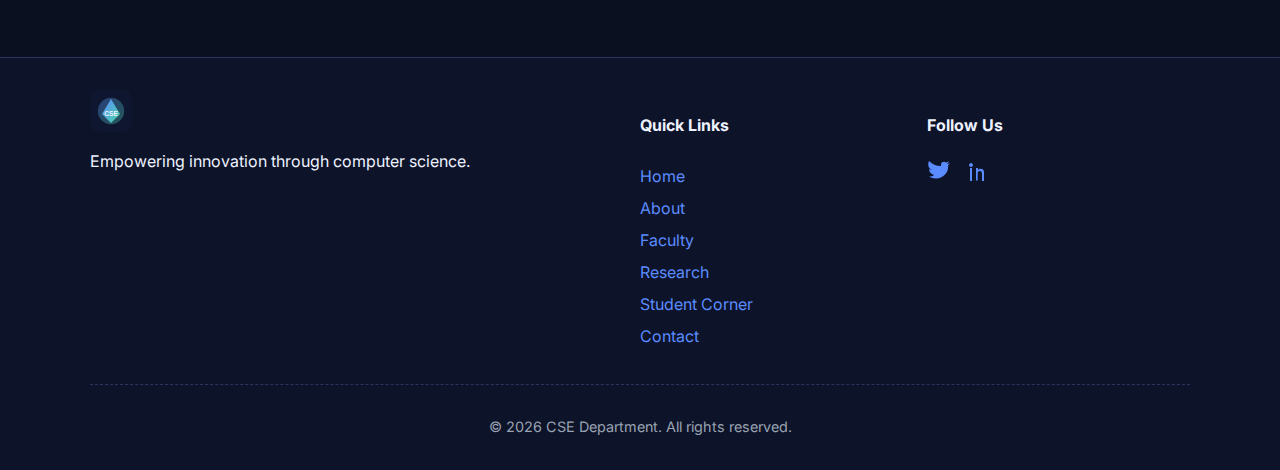
<file: research.html>
<!DOCTYPE html>
<html lang="en">
<head>
  <!-- Meta -->
  <meta charset="UTF-8" />
  <meta name="viewport" content="width=device-width, initial-scale=1.0" />
  <meta name="description" content="CSE Department Website — Responsive, accessible, multi-page site built with HTML, CSS, and JavaScript." />
  <title>Research & Publications | CSE Department</title>
  <!-- Styles -->
  <link rel="preconnect" href="https://fonts.googleapis.com">
  <link rel="preconnect" href="https://fonts.gstatic.com" crossorigin>
  <link href="https://fonts.googleapis.com/css2?family=Inter:wght@400;600;700&display=swap" rel="stylesheet">
  <link rel="stylesheet" href="css/style.css" />
</head>
<body>
  <!-- Skip to content for accessibility -->
  <a class="skip-link" href="#main">Skip to content</a>

  <!-- Header -->
  <header class="site-header">
    <div class="container header-inner">
      <a class="brand" href="index.html" aria-label="CSE Department Home">
        <img src="images/logo.svg" alt="CSE Dept. logo" class="logo" />
        <span class="brand-text">Computer Science &amp; Engineering</span>
      </a>

      <button class="nav-toggle" aria-controls="primary-nav" aria-expanded="false">
        <span class="sr-only"></span>
        <svg viewBox="0 0 24 24" width="24" height="24" aria-hidden="true">
          <path d="M3 6h18M3 12h18M3 18h18" stroke="currentColor" stroke-width="2" stroke-linecap="round"/>
        </svg>
      </button>

      <nav class="nav" id="primary-nav" aria-label="Primary">
        <ul class="nav-list">
          <li><a href="index.html">Home</a></li>
          <li><a href="about.html">About</a></li>
          <li><a href="faculty.html">Faculty</a></li>
          <li><a href="infrastructure.html">Infrastructure</a></li>
          <li><a href="research.html">Research</a></li>
          <li><a href="student.html">Student Corner</a></li>
          <li><a href="contact.html">Contact</a></li>
          <li><button id="theme-toggle" aria-label="Toggle Theme">🌙</button></li>
        </ul>
      </nav>
    </div>
  </header>

  <main id="main" class="main">

    <!-- Research & Publications -->
    <section class="section" aria-labelledby="research-title">
      <div class="container">
        <h1 id="research-title">Research &amp; Publications</h1>

        <!-- Research Areas -->
        <h2>Research Domains</h2>
        <div class="pill-list">
          <span class="pill">Image Processing</span>
          <span class="pill">Natural Language Processing</span>
          <span class="pill">Speech Processing</span>
          <span class="pill">Internet of Things</span>
          <span class="pill">Software Defined Networking</span>
          <span class="pill">Big Data Analytics</span>
          <span class="pill">Cybersecurity</span>
          <span class="pill">Blockchain</span>
        </div>

        <!-- Patents -->
        <h2>Patents</h2>
        <ul class="pub-list">
          <li><a href="https://www.ssn.edu.in/wp-content/uploads/2024/05/Patent-List-May2024.pdf">Patents List – May 2024</a></li>
          <li><a href="https://www.ssn.edu.in/wp-content/uploads/2023/06/Patent_List_May-2023.pdf">Patents List – May 2023</a></li>
        </ul>

        <!-- Funded Projects -->
        <h2>Funded Projects</h2>
        <ul class="pub-list">
          <li><a href="https://www.ssn.edu.in/wp-content/uploads/2024/05/Funded-Project-List-2023-2024.pdf">2023–24</a></li>
          <li><a href="https://www.ssn.edu.in/wp-content/uploads/2023/06/Funded-Project-List-2022-2023_12.06.2022.pdf">2022–23</a></li>
          <li><a href="https://www.ssn.edu.in/wp-content/uploads/2023/06/Funded-Project-List-2021-2022_12.06.2022.pdf">2021–22</a></li>
          <li><a href="https://www.ssn.edu.in/wp-content/uploads/2023/06/Funded-Project-List_2020-2021_12.06.23.pdf">2020–21</a></li>
          <li><a href="https://www.ssn.edu.in/wp-content/uploads/2020/06/Funded-Project-List-CSE-2019-2020-30.4.2020.pdf">2019–20</a></li>
          <li><a href="https://www.ssn.edu.in/wp-content/uploads/2020/06/Funded-Project-List-CSE-2018-2019-30.4.2020.pdf">2018–19</a></li>
          <li><a href="https://www.ssn.edu.in/wp-content/uploads/2020/06/Fundedprojects-CSE-2006-2017.pdf">2006–17</a></li>
        </ul>

        <!-- International Journals -->
        <h2>International Journals</h2>
        <ul class="pub-list">
          <li><a href="https://www.ssn.edu.in/wp-content/uploads/2024/05/July-2023-to-May_17.05.2024-Journals-Website.pdf">2023–24</a></li>
          <li><a href="https://www.ssn.edu.in/wp-content/uploads/2024/05/July-2022-to-June-2023-Journals.pdf">2022–23</a></li>
          <li><a href="https://www.ssn.edu.in/wp-content/uploads/2023/06/International-Journals-July-2021-June-2022.pdf">2021–22</a></li>
          <li><a href="https://www.ssn.edu.in/wp-content/uploads/2021/09/July2020-June2021-Journals-website.pdf">2020–21</a></li>
          <li><a href="https://www.ssn.edu.in/wp-content/uploads/2020/06/Int-journals-2019-2020.pdf">2019–20</a></li>
          <li><a href="https://www.ssn.edu.in/wp-content/uploads/2020/06/Int-journals-2018-2019.pdf">2018–19</a></li>
          <li><a href="https://www.ssn.edu.in/wp-content/uploads/2020/06/Int-journals-2017-2018.pdf">2017–18</a></li>
          <li><a href="https://www.ssn.edu.in/wp-content/uploads/2020/06/Fundedprojects-CSE-2006-2017.pdf">2016–17</a></li>
        </ul>

        <!-- International Conferences -->
        <h2>International Conferences</h2>
        <ul class="pub-list">
          <li><a href="https://www.ssn.edu.in/wp-content/uploads/2024/05/July-2023-to-May-17.05.2024-Conferences.pdf">2023–24</a></li>
          <li><a href="https://www.ssn.edu.in/wp-content/uploads/2024/05/July-2022-to-June-2023-Conferences.pdf">2022–23</a></li>
          <li><a href="https://www.ssn.edu.in/wp-content/uploads/2023/06/International-Conferences-July-2021-June-2022.pdf">2021–22</a></li>
          <li><a href="https://www.ssn.edu.in/wp-content/uploads/2021/09/Int-Conferences-2020-21-Website.pdf">2020–21</a></li>
          <li><a href="https://www.ssn.edu.in/wp-content/uploads/2020/06/Int-conf-2019-2020.pdf">2019–20</a></li>
          <li><a href="https://www.ssn.edu.in/wp-content/uploads/2020/06/Int-conf-2018-2019.pdf">2018–19</a></li>
          <li><a href="https://www.ssn.edu.in/wp-content/uploads/2020/06/Int-conf-2017-2018.pdf">2017–18</a></li>
          <li><a href="https://www.ssn.edu.in/wp-content/uploads/2020/06/Int-conf-2016-2017.pdf">2016–17</a></li>
        </ul>
      </div>
    </section>

  </main>

  <!-- Footer -->
  <footer class="site-footer">
    <div class="container footer-grid">
      <div>
        <img src="images/logo.svg" alt="CSE Dept. logo" class="logo small" />
        <p class="muted">Empowering innovation through computer science.</p>
      </div>
      <div>
        <h4>Quick Links</h4>
        <ul class="footer-links">
          <li><a href="index.html">Home</a></li>
          <li><a href="about.html">About</a></li>
          <li><a href="faculty.html">Faculty</a></li>
          <li><a href="research.html">Research</a></li>
          <li><a href="student.html">Student Corner</a></li>
          <li><a href="contact.html">Contact</a></li>
        </ul>
      </div>
      <div>
        <h4>Follow Us</h4>
        <div class="socials">
          <!-- Simple SVG icons (no external libs) -->
          <a href="#" aria-label="Visit our Twitter">
            <svg viewBox="0 0 24 24" width="24" height="24" aria-hidden="true">
              <path d="M23 3c-1 .5-2 .9-3 1 1-1 2-3 2-3-1 .8-2 1.3-3 1.6C17 1 14 2 14 5v1C9 6 5 4 2 1c0 0-3 6 3 9-1 0-2-.3-3-1 0 3 2 5 5 6-1 1-3 1.5-5 1.5 2 1.2 4 2 7 2 8 0 13-7 12-13 1-1 2-2 2-3z" fill="currentColor"/>
            </svg>
          </a>
          <a href="#" aria-label="Visit our LinkedIn">
            <svg viewBox="0 0 24 24" width="24" height="24" aria-hidden="true">
              <path d="M4 3C3 3 2 4 2 5s1 2 2 2 2-1 2-2-1-2-2-2zM3 8h2v13H3zM9 8h2v2h.1c.3-.6 1.1-1.2 2.3-1.2C16 8.8 17 10 17 12.6V21h-2v-7c0-1.8-.6-3-2.1-3-1.1 0-1.8.8-2.1 1.6-.1.2-.1.6-.1 1v7H9z" fill="currentColor"/>
            </svg>
          </a>
        </div>
      </div>
    </div>
    <div class="container footer-bottom">
      <p>&copy; <span id="year"></span> CSE Department. All rights reserved.</p>
    </div>
  </footer>

  <!-- Scripts -->
  <script src="js/main.js"></script>
  
</body>
</html>
</file>
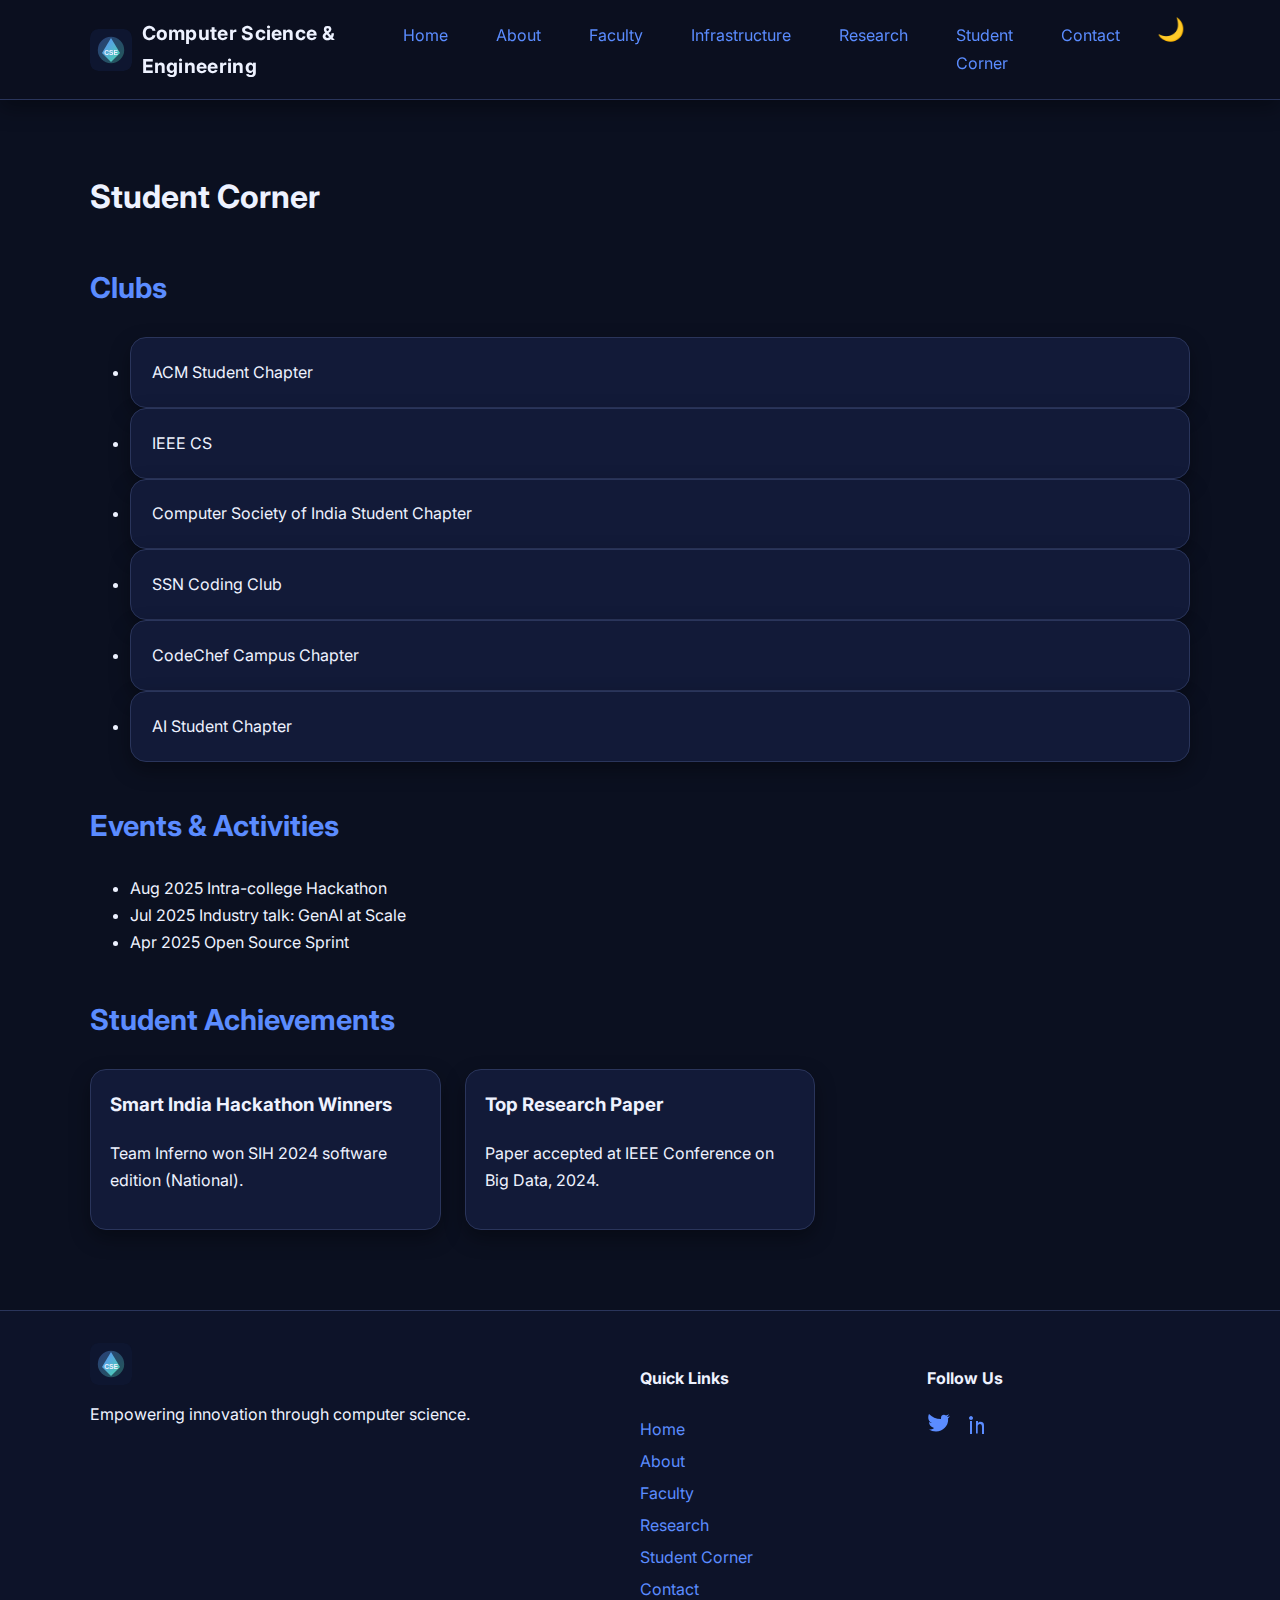
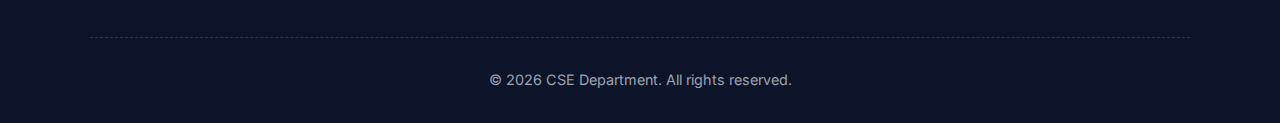
<file: student.html>
<!DOCTYPE html>
<html lang="en">
<head>
  <!-- Meta -->
  <meta charset="UTF-8" />
  <meta name="viewport" content="width=device-width, initial-scale=1.0" />
  <meta name="description" content="CSE Department Website — Responsive, accessible, multi-page site built with HTML, CSS, and JavaScript." />
  <title>Student Corner | CSE Department</title>
  <!-- Styles -->
  <link rel="preconnect" href="https://fonts.googleapis.com">
  <link rel="preconnect" href="https://fonts.gstatic.com" crossorigin>
  <link href="https://fonts.googleapis.com/css2?family=Inter:wght@400;600;700&display=swap" rel="stylesheet">
  <link rel="stylesheet" href="css/style.css" />
</head>
<body>
  <!-- Skip to content for accessibility -->
  <a class="skip-link" href="#main">Skip to content</a>

  <!-- Header -->
  <header class="site-header">
    <div class="container header-inner">
      <a class="brand" href="index.html" aria-label="CSE Department Home">
        <img src="images/logo.svg" alt="CSE Dept. logo" class="logo" />
        <span class="brand-text">Computer Science &amp; Engineering</span>
      </a>

      <button class="nav-toggle" aria-controls="primary-nav" aria-expanded="false">
        <span class="sr-only"></span>
        <svg viewBox="0 0 24 24" width="24" height="24" aria-hidden="true">
          <path d="M3 6h18M3 12h18M3 18h18" stroke="currentColor" stroke-width="2" stroke-linecap="round"/>
        </svg>
      </button>

      <nav class="nav" id="primary-nav" aria-label="Primary">
        <ul class="nav-list">
          <li><a href="index.html">Home</a></li>
          <li><a href="about.html">About</a></li>
          <li><a href="faculty.html">Faculty</a></li>
          <li><a href="infrastructure.html">Infrastructure</a></li>
          <li><a href="research.html">Research</a></li>
          <li><a href="student.html">Student Corner</a></li>
          <li><a href="contact.html">Contact</a></li>
          <li><button id="theme-toggle" aria-label="Toggle Theme">🌙</button></li>
        </ul>
      </nav>
    </div>
  </header>

  <main id="main" class="main">

    <!-- Student Corner -->
    <section class="section" aria-labelledby="student-title">
      <div class="container">
        <h1 id="student-title">Student Corner</h1>

        <h2>Clubs</h2>
        <ul class="card-list">
          <li class="card">ACM Student Chapter</li>
          <li class="card">IEEE CS</li>
          <li class="card">Computer Society of India Student Chapter</li>
          <li class="card">SSN Coding Club</li>
          <li class="card">CodeChef Campus Chapter</li>
          <li class="card">AI Student Chapter</li>
        </ul>

        <h2>Events & Activities</h2>
        <ul class="timeline">
          <li><span class="time">Aug 2025</span> Intra-college Hackathon</li>
          <li><span class="time">Jul 2025</span> Industry talk: GenAI at Scale</li>
          <li><span class="time">Apr 2025</span> Open Source Sprint</li>
        </ul>

        <h2>Student Achievements</h2>
        <div class="card-grid">
          <article class="card">
            <h3>Smart India Hackathon Winners</h3>
            <p>Team Inferno won SIH 2024 software edition (National). </p>
          </article>
          <article class="card">
            <h3>Top Research Paper</h3>
            <p>Paper accepted at IEEE Conference on Big Data, 2024.</p>
          </article>
        </div>
      </div>
    </section>

  </main>

  <!-- Footer -->
  <footer class="site-footer">
    <div class="container footer-grid">
      <div>
        <img src="images/logo.svg" alt="CSE Dept. logo" class="logo small" />
        <p class="muted">Empowering innovation through computer science.</p>
      </div>
      <div>
        <h4>Quick Links</h4>
        <ul class="footer-links">
          <li><a href="index.html">Home</a></li>
          <li><a href="about.html">About</a></li>
          <li><a href="faculty.html">Faculty</a></li>
          <li><a href="research.html">Research</a></li>
          <li><a href="student.html">Student Corner</a></li>
          <li><a href="contact.html">Contact</a></li>
        </ul>
      </div>
      <div>
        <h4>Follow Us</h4>
        <div class="socials">
          <!-- Simple SVG icons (no external libs) -->
          <a href="#" aria-label="Visit our Twitter">
            <svg viewBox="0 0 24 24" width="24" height="24" aria-hidden="true">
              <path d="M23 3c-1 .5-2 .9-3 1 1-1 2-3 2-3-1 .8-2 1.3-3 1.6C17 1 14 2 14 5v1C9 6 5 4 2 1c0 0-3 6 3 9-1 0-2-.3-3-1 0 3 2 5 5 6-1 1-3 1.5-5 1.5 2 1.2 4 2 7 2 8 0 13-7 12-13 1-1 2-2 2-3z" fill="currentColor"/>
            </svg>
          </a>
          <a href="#" aria-label="Visit our LinkedIn">
            <svg viewBox="0 0 24 24" width="24" height="24" aria-hidden="true">
              <path d="M4 3C3 3 2 4 2 5s1 2 2 2 2-1 2-2-1-2-2-2zM3 8h2v13H3zM9 8h2v2h.1c.3-.6 1.1-1.2 2.3-1.2C16 8.8 17 10 17 12.6V21h-2v-7c0-1.8-.6-3-2.1-3-1.1 0-1.8.8-2.1 1.6-.1.2-.1.6-.1 1v7H9z" fill="currentColor"/>
            </svg>
          </a>
        </div>
      </div>
    </div>
    <div class="container footer-bottom">
      <p>&copy; <span id="year"></span> CSE Department. All rights reserved.</p>
    </div>
  </footer>

  <!-- Scripts -->
  <script src="js/main.js"></script>
  
</body>
</html>
</file>
<file: css/style.css>
/* =====================
   Global Styles
   ===================== */
:root {
  --bg: #0b1020;
  --card: #121a38;
  --muted: #9aa3b2;
  --text: #eef2ff;
  --accent: #5b8cff;
  --accent-2: #4ad6a7;
  --border: #2a355b;
  --shadow: 0 8px 20px rgba(0, 0, 0, 0.35);
  --radius: 1rem;
  --transition: all 0.3s ease;
}

* { box-sizing: border-box; }
html { scroll-behavior: smooth; }
body {
  margin: 0;
  font-family: Inter, system-ui, -apple-system, Segoe UI, Roboto, Arial, sans-serif;
  background: var(--bg);
  color: var(--text);
  line-height: 1.7;
  font-size: 1rem;
}

img { max-width: 100%; display: block; border-radius: .5rem; }
a { color: var(--accent); text-decoration: none; transition: var(--transition); }
a:hover { color: var(--accent-2); text-decoration: underline; }

.container { width: min(1100px, 92%); margin-inline: auto; }
.narrow { width: min(850px, 92%); margin-inline: auto; }

.skip-link {
  position: absolute; left: -9999px; top: auto; width: 1px; height: 1px;
  overflow: hidden;
}
.skip-link:focus {
  position: static; width: auto; height: auto; padding: .5rem 1rem;
  background: var(--accent); color: #000;
  border-radius: .5rem;
}

/* =====================
   Header / Nav
   ===================== */
.site-header {
  border-bottom: 1px solid var(--border);
  background: rgba(11,16,32,0.7);
  backdrop-filter: blur(10px);
  position: sticky; top: 0; z-index: 100;
  box-shadow: var(--shadow);
}
.header-inner {
  display: flex; align-items: center; justify-content: space-between;
  padding: .9rem 0;
}
.brand { display: flex; align-items: center; gap: .6rem; font-weight: 700; color: var(--text); font-size: 1.2rem; }
.logo { width: 42px; height: 42px; }
.brand-text { font-weight: 700; letter-spacing: .3px; }

.nav { display: flex; }
.nav-list {
  list-style: none; display: flex; gap: 1rem; margin: 0; padding: 0;
}
.nav-list a {
  display: inline-block; padding: .5rem 1rem; border-radius: .6rem;
  transition: var(--transition);
}
.nav-list a:hover {
  background: var(--card);
  transform: translateY(-2px);
}

.nav-toggle {
  display: none; background: transparent; border: 1px solid var(--border);
  color: var(--text); padding: .5rem; border-radius: .6rem;
  transition: var(--transition);
}
.nav-toggle:hover { background: var(--card); }

/* =====================
   Hero
   ===================== */
.hero {
  position: relative;
  min-height: 100vh;
  display: flex;
  align-items: center;
  padding: 4rem 2rem;
  color: var(--text-on-dark, #fff);
  text-align: left;
  overflow: hidden; /* ensures blur doesn’t spill outside */
}

.hero::before {
  content: "";
  position: absolute;
  inset: 0;
  background: url("images/banner.svg") no-repeat center center/cover;
  filter: blur(2px); /* keep slight blur */
  z-index: -2; /* push further back */
}

.hero-overlay {
  position: absolute;
  inset: 0;
  background: rgba(0, 0, 0, 0.45); /* semi-transparent overlay */
  z-index: -1; /* between bg and text */
}


.hero-grid {
  position: relative;
  z-index: 1; /* keep content above overlay */
  display: grid;
  grid-template-columns: 1fr;
  gap: 2rem;
  max-width: 900px;
}

.hero h1 {
  font-size: 2.8rem;
  line-height: 1.2;
  margin-bottom: 1rem;
}

.lead {
  font-size: 1.1rem;
  color: #f0f0f0; /* light text on dark background */
}

.hero-grid {
  display: grid;
  grid-template-columns: 1fr 1fr; /* text left, image right */
  align-items: center;
  gap: 2rem;
  position: relative;
  z-index: 1; /* keep content above overlay */
}

.hero-text {
  text-align: left;
}

.hero-media img {
  max-width: 100%;
  height: auto;
  display: block;
}
 


/* =====================
   Sections / Cards
   ===================== */
.section { padding: 3rem 0; }
.section h2 { font-size: 2rem; margin-bottom: 1.5rem; }

.card-grid {
  display: grid; grid-template-columns: repeat(3, 1fr); gap: 1.5rem;
}
.card {
  background: var(--card); border: 1px solid var(--border);
  padding: 1.3rem; border-radius: var(--radius);
  box-shadow: var(--shadow);
  transition: var(--transition);
}
.card:hover {
  transform: translateY(-5px);
  border-color: var(--accent);
}
.card h3 { margin-top: 0; }

/* =====================
   Faculty
   ===================== */
.faculty-controls {
  display: grid; grid-template-columns: 1fr 220px; gap: 1rem; margin-bottom: 1.5rem;
  align-items: end;
}
.faculty-grid { grid-template-columns: repeat(3, 1fr); gap: 1.5rem; }
.faculty-card {
  display: grid; grid-template-columns: 70px 1fr; gap: .8rem;
  align-items: center; padding: 1rem; border-radius: var(--radius);
  background: var(--card); border: 1px solid var(--border);
  transition: var(--transition);
}
.faculty-card:hover {
  border-color: var(--accent-2);
  transform: translateY(-3px);
}
.faculty-card img {
  width: 70px; height: 70px; border-radius: 50%;
  border: 2px solid var(--border);
}
.badge {
  display: inline-block; padding: .2rem .6rem;
  border-radius: .5rem; border: 1px solid var(--border);
  font-size: .85rem; color: var(--muted);
  background: rgba(255,255,255,0.05);
}

/* =====================
   Gallery
   ===================== */
.gallery {
  display: grid; grid-template-columns: repeat(3, 1fr); gap: 1.2rem;
}
.gallery-item {
  background: var(--card); border: 1px solid var(--border);
  padding: .6rem; border-radius: var(--radius);
  text-align: center; box-shadow: var(--shadow);
  transition: var(--transition);
}
.gallery-item:hover { transform: scale(1.03); border-color: var(--accent); }

/* =====================
   Pills
   ===================== */
.pill-list { display: flex; flex-wrap: wrap; gap: .7rem; }
.pill {
  background: var(--card); border: 1px solid var(--border);
  padding: .45rem .8rem; border-radius: 999px;
  font-size: .9rem; color: var(--muted);
  transition: var(--transition);
}
.pill:hover { border-color: var(--accent-2); color: var(--accent-2); }

/* =====================
   Forms
   ===================== */
.form-field { margin-bottom: 1.2rem; }
input, select, textarea {
  width: 100%; padding: .8rem 1rem;
  border-radius: .6rem; border: 1px solid var(--border);
  background: #0e1630; color: var(--text);
  transition: var(--transition);
}
input:focus, select:focus, textarea:focus {
  border-color: var(--accent);
  outline: none;
  box-shadow: 0 0 0 3px rgba(91,140,255,0.3);
}
label { display: inline-block; margin-bottom: .35rem; font-weight: 500; }

/* =====================
   Footer
   ===================== */
.site-footer {
  border-top: 1px solid var(--border); margin-top: 2rem;
  background: #0d1329;
}
.footer-grid {
  display: grid; grid-template-columns: 2fr 1fr 1fr;
  gap: 1.5rem; padding: 2rem 0;
}
.footer-links { list-style: none; padding: 0; margin: 0; line-height: 2; }
.footer-bottom {
  border-top: 1px dashed var(--border); padding: 1rem 0;
  text-align: center; color: var(--muted); font-size: .9rem;
}
.socials { display: flex; gap: 1rem; }
.socials a { font-size: 1.2rem; transition: var(--transition); }
.socials a:hover { color: var(--accent-2); }

/* =====================
   Responsive
   ===================== */

/* Mobile nav default (hidden) */

.nav {
  max-height: 0;
  overflow: hidden;
  opacity: 0;
  transition: max-height 0.4s ease, opacity 0.3s ease;
}


.nav.open {
  max-height: 500px;
  opacity: 1;
}

@media (min-width: 768px) {
  .nav {
    max-height: none;
    opacity: 1;
    overflow: visible;
  }
}

@media (max-width: 980px) {
  .hero-grid { grid-template-columns: 1fr; text-align: center; }
  .card-grid { grid-template-columns: repeat(2, 1fr); }
  .gallery { grid-template-columns: repeat(2, 1fr); }
  .faculty-grid { grid-template-columns: repeat(2, 1fr); }
  .footer-grid { grid-template-columns: 1fr 1fr; }
  .faculty-controls { grid-template-columns: 1fr; }
}

@media (max-width: 640px) {
  .nav-toggle { display: inline-flex; }
  .nav { display: none; }
  .nav.open { display: block; }
  .nav-list { flex-direction: column; gap: 0; }
  .nav-list a { padding: .9rem; }
  .card-grid, .gallery, .faculty-grid { grid-template-columns: 1fr; }
  .footer-grid { grid-template-columns: 1fr; }
}




/* =====================
   Light Theme Styles
   ===================== */
body.light-theme {
  --bg: #f8f9fa;
  --card: #ffffff;
  --muted: #555;
  --text: #111;
  --accent: #0066ff;
  --accent-2: #00c896;
  --border: #ddd;
  --shadow: 0 6px 15px rgba(0, 0, 0, 0.08);
}

/* Header in light theme */
body.light-theme .site-header {
  background: rgba(255, 255, 255, 0.9) !important;
  border-bottom: 1px solid var(--border) !important;
  box-shadow: var(--shadow) !important;
  backdrop-filter: blur(8px);
}
body.light-theme .brand-text,
body.light-theme .nav-list a,
body.light-theme .nav-toggle {
  color: var(--text) !important;
}
body.light-theme .nav-list a:hover {
  background: var(--card) !important;
  color: var(--accent) !important;
}

/* Footer in light theme */
body.light-theme .site-footer {
  background: #f1f3f6 !important;
  border-top: 1px solid var(--border) !important;
  color: var(--text) !important;
}
body.light-theme .footer-bottom {
  border-top: 1px dashed var(--border) !important;
  color: var(--muted) !important;
}
body.light-theme .footer-links a {
  color: var(--text) !important;
}
body.light-theme .footer-links a:hover {
  color: var(--accent) !important;
}


#back-to-top {
  position: fixed;
  bottom: 2rem; right: 2rem;
  background: var(--accent);
  color: #fff; border: none;
  padding: .6rem .8rem; border-radius: 50%;
  display: none; cursor: pointer;
  box-shadow: var(--shadow);
  transition: var(--transition);
}
#back-to-top:hover { background: var(--accent-2); }

/* Hero */
.hero {
  position: relative;
  padding: 5rem 0;
  background: linear-gradient(135deg, var(--bg), #121a38);
  overflow: hidden;
}
.hero-overlay {
  position: absolute; inset: 0;
  background: radial-gradient(circle at top right, rgba(91,140,255,0.2), transparent 60%);
}
.hero-text { z-index: 1; }
.hero h1 { font-size: 2.8rem; margin-bottom: 1rem; }
.hero .lead { font-size: 1.2rem; }

/* Animations */
.fade-in { opacity: 0; transform: translateY(20px); animation: fadeIn 1s forwards; }
.fade-in-delay { opacity: 0; transform: translateY(20px); animation: fadeIn 1s 0.5s forwards; }
.fade-in-delay2 { opacity: 0; transform: translateY(20px); animation: fadeIn 1s 0.8s forwards; }
.fade-in-right { opacity: 0; transform: translateX(40px); animation: fadeInRight 1.2s forwards; }

@keyframes fadeIn { to { opacity: 1; transform: none; } }
@keyframes fadeInRight { to { opacity: 1; transform: none; } }

/* Highlights */
.highlights .card {
  text-align: center;
  padding: 2rem 1.5rem;
  transition: var(--transition);
}
.highlight-card:hover {
  transform: translateY(-8px);
  border-color: var(--accent);
  box-shadow: 0 6px 20px rgba(91,140,255,0.3);
}
.highlight-card .icon {
  font-size: 2rem;
  margin-bottom: .8rem;
}

/* Stats Section */
.stats-card {
  background: var(--card);
  padding: 2rem;
  border-radius: var(--radius);
  box-shadow: var(--shadow);
}

/* Footer Back-to-Top */
#back-to-top {
  position: fixed;
  bottom: 2rem; right: 2rem;
  background: var(--accent);
  color: #fff; border: none;
  width: 45px; height: 45px;
  border-radius: 50%;
  font-size: 1.2rem;
  display: none; cursor: pointer;
  box-shadow: var(--shadow);
}
#back-to-top:hover { background: var(--accent-2); }

/* Dark theme defaults (already exist) */
input, select, textarea {
  width: 100%;
  padding: .7rem .8rem;
  border-radius: .6rem;
  border: 1px solid var(--border);
  background: #0e1630;  /* <- fixed dark background */
  color: var(--text);
}

/* Light theme overrides */
body.light-theme input,
body.light-theme select,
body.light-theme textarea {
  background: #fff !important;
  color: var(--text) !important;
  border: 1px solid var(--border) !important;
  box-shadow: var(--shadow);
}

body.light-theme input::placeholder,
body.light-theme textarea::placeholder {
  color: #777;
}

/* Theme Toggle Button */
#theme-toggle {
  background: transparent !important; /* no background */
  border: none !important;           /* remove border */
  font-size: 1.4rem;                  /* make icon larger */
  cursor: pointer;
  padding: .3rem;
  line-height: 1;
  display: flex;
  align-items: center;
  justify-content: center;
  transition: transform 0.2s ease;
}

#theme-toggle:hover {
  transform: scale(1.2); /* subtle zoom on hover */
}

.section h2 {
  margin-top: 2.5rem;
  font-size: 1.8rem;
  color: var(--accent);
}

.card-grid .card {
  padding: 1.2rem;
  transition: transform 0.3s ease, box-shadow 0.3s ease;
}
.card-grid .card:hover {
  transform: translateY(-6px);
  box-shadow: 0 6px 15px rgba(0,0,0,0.25);
}

.table-container {
  margin-top: 2rem;
  overflow-x: auto;
}

.placement-table {
  width: 100%;
  border-collapse: collapse;
  font-size: 0.95rem;
  border-radius: 8px;
  overflow: hidden;
  box-shadow: var(--shadow-md);
}

.placement-table th,
.placement-table td {
  padding: 0.75rem 1rem;
  text-align: center;
  border-bottom: 1px solid var(--border-color);
}

.placement-table thead {
  background: var(--accent-gradient, linear-gradient(90deg, #5b8cff, #4ad6a7));
  color: #fff;
}

.placement-table tr:nth-child(even) {
  background: var(--table-row-alt, rgba(0, 0, 0, 0.03));
}

body[data-theme="dark"] .placement-table tr:nth-child(even) {
  background: rgba(255, 255, 255, 0.05);
}

.chart-wrap {
  position: relative;
  width: 100%;
  max-width: 800px;  /* cap size on big screens */
  margin: 0 auto;    /* center chart */
}

.chart-wrap canvas {
  width: 100%;
  height: auto;
  display: block;
}
</file>
